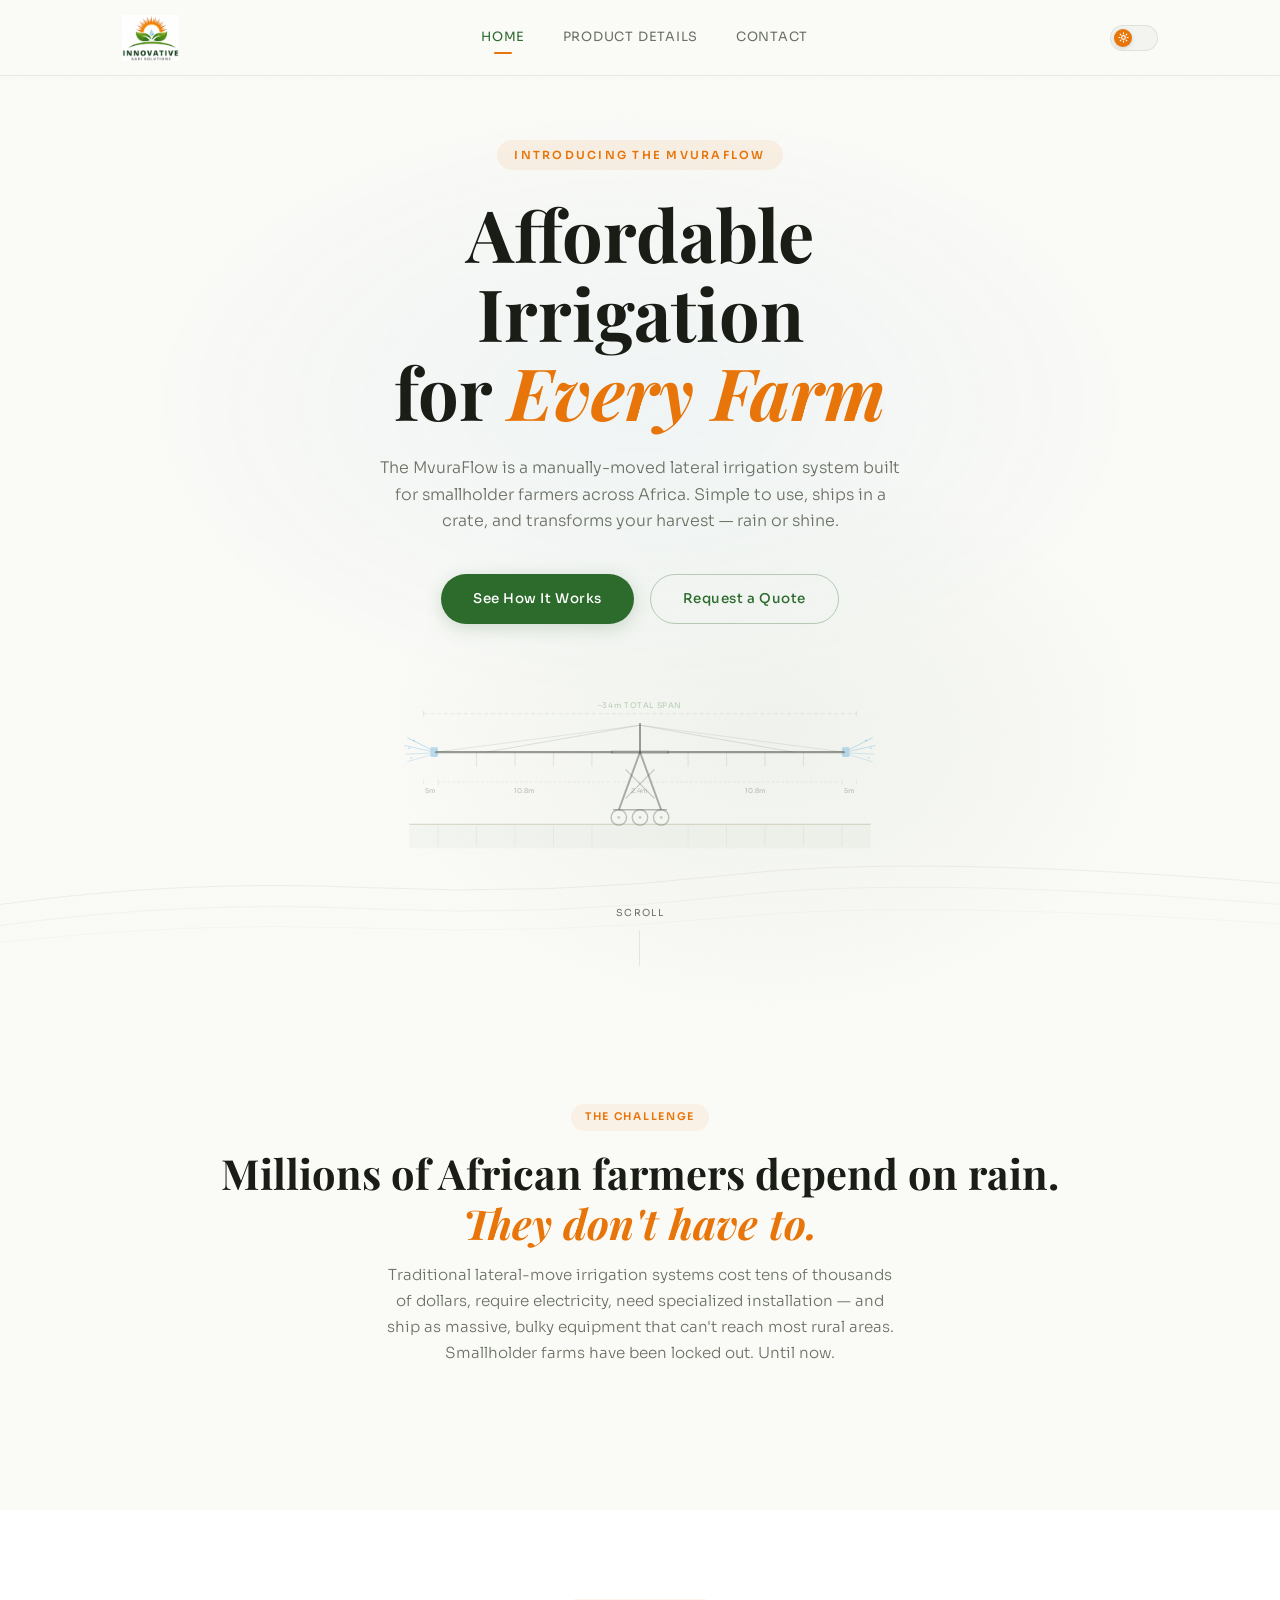
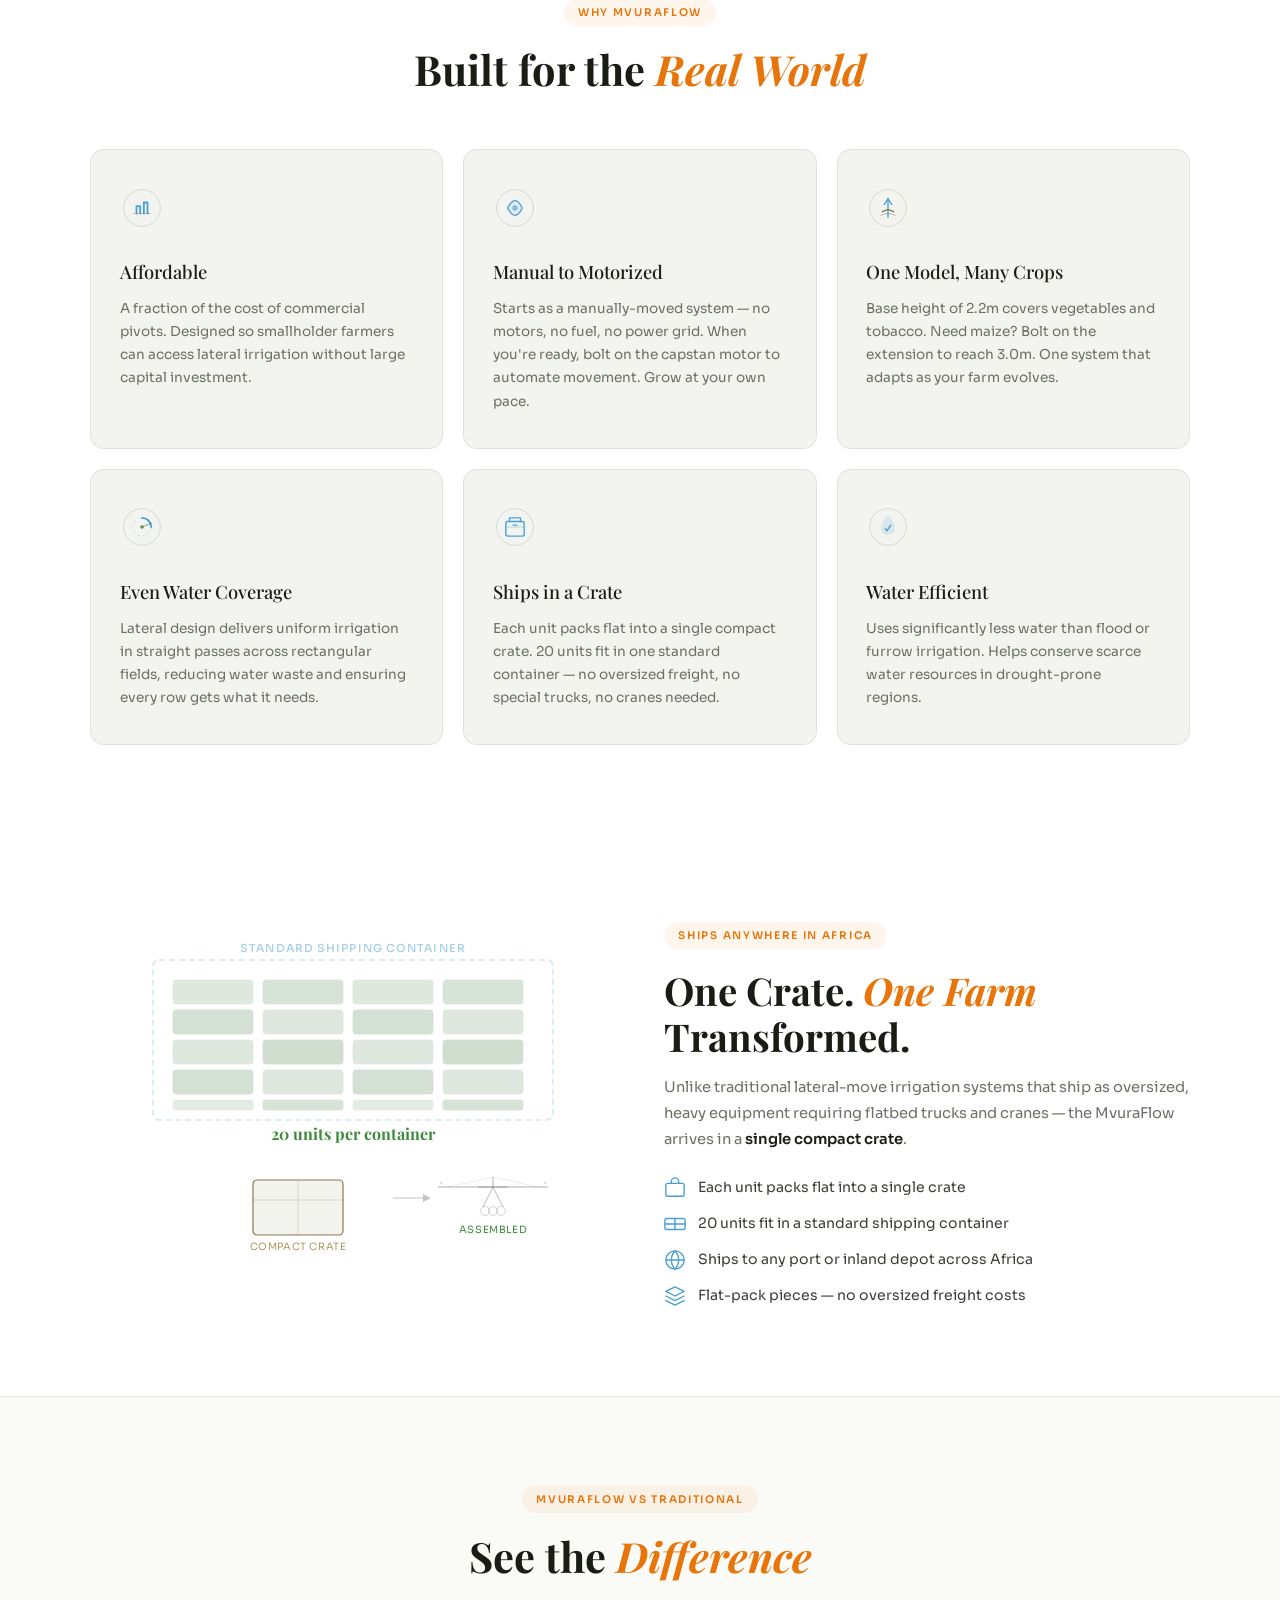
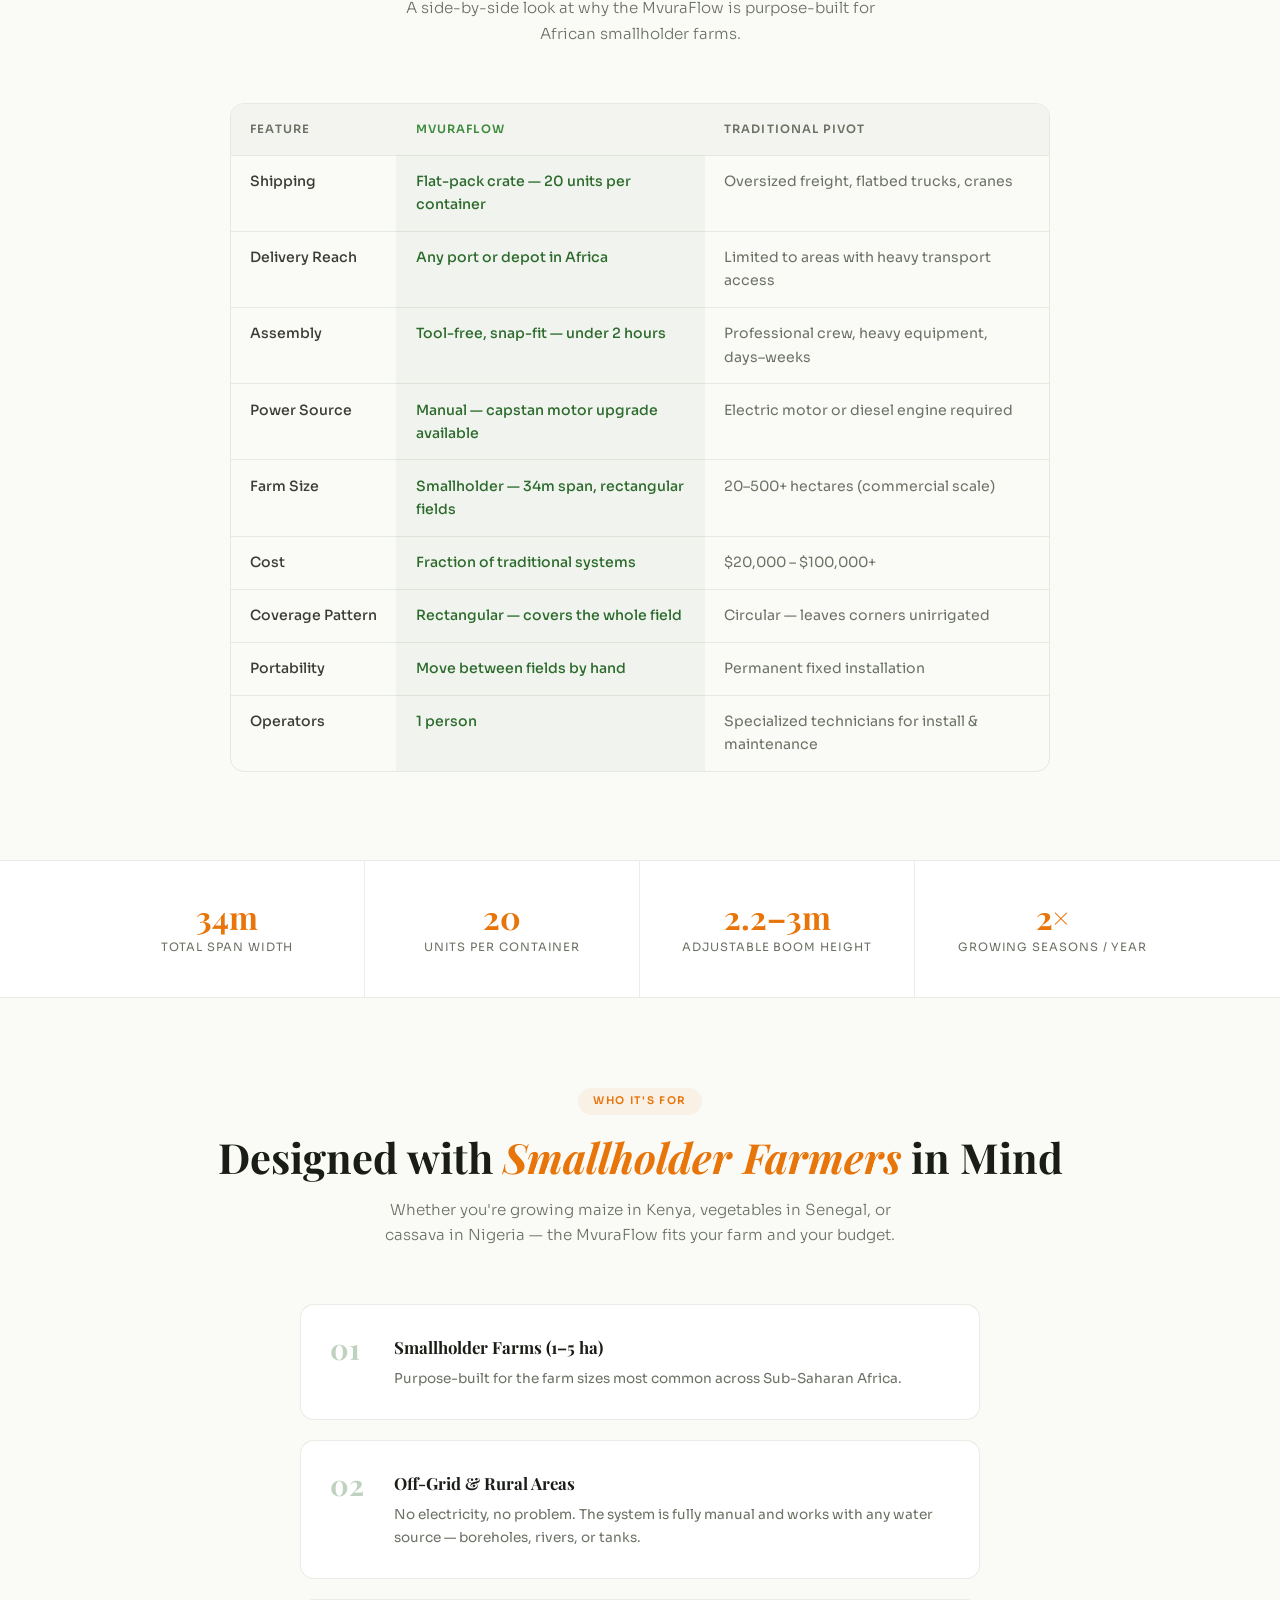
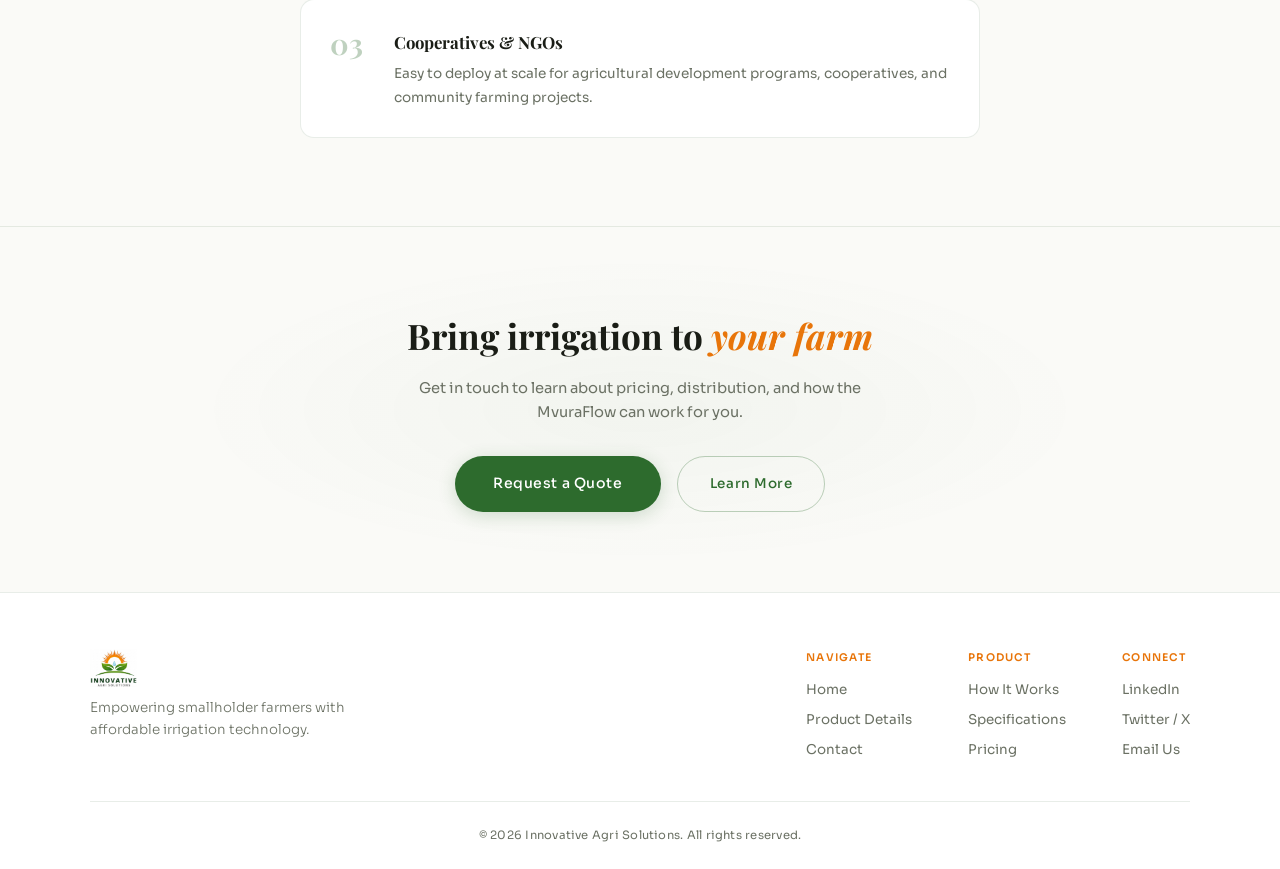
<file: index.html>
<!DOCTYPE html>
<html lang="en">
<head>
  <meta charset="UTF-8" />
  <meta name="viewport" content="width=device-width, initial-scale=1.0" />
  <title>Innovative Agri Solutions — MvuraFlow Lateral Irrigation</title>
  <link rel="stylesheet" href="styles.css" />
  <link rel="preconnect" href="https://fonts.googleapis.com" />
  <link rel="preconnect" href="https://fonts.gstatic.com" crossorigin />
  <link href="https://fonts.googleapis.com/css2?family=Playfair+Display:ital,wght@0,500;0,700;1,500&family=Sora:wght@300;400;500;600;700&display=swap" rel="stylesheet" />
</head>
<body>

  <!-- HEADER -->
  <header class="site-header">
    <div class="header-inner">
      <a href="index.html" class="logo">
        <img src="logo.png" alt="Innovative Agri Solutions" class="logo-img" />
      </a>

      <nav class="main-nav" id="mainNav">
        <a href="index.html" class="nav-link active">Home</a>
        <a href="details.html" class="nav-link">Product Details</a>
        <a href="contact.html" class="nav-link">Contact</a>
      </nav>

      <div class="header-right">
        <button class="theme-toggle" id="themeToggle" aria-label="Toggle dark mode" title="Toggle dark/light mode">
        <div class="theme-toggle-knob">
          <svg class="sun-icon" viewBox="0 0 24 24" fill="none" stroke="#fff" stroke-width="2.5" stroke-linecap="round">
            <circle cx="12" cy="12" r="4"/>
            <path d="M12 2v2M12 20v2M4.93 4.93l1.41 1.41M17.66 17.66l1.41 1.41M2 12h2M20 12h2M4.93 19.07l1.41-1.41M17.66 6.34l1.41-1.41"/>
          </svg>
          <svg class="moon-icon" viewBox="0 0 24 24" fill="none" stroke="#fff" stroke-width="2.5" stroke-linecap="round">
            <path d="M21 12.79A9 9 0 1 1 11.21 3 7 7 0 0 0 21 12.79z"/>
          </svg>
        </div>
      </button>

        <button class="menu-toggle" id="menuToggle" aria-label="Toggle menu">
          <span></span><span></span><span></span>
        </button>
      </div>
    </div>
  </header>

  <main class="page-content">

    <!-- ═══ HERO ═══ -->
    <section class="hero">
      <div class="hero-bg">
        <div class="hero-grain"></div>
        <div class="hero-gradient"></div>
        <!-- Stylized field rows -->
        <div class="hero-field-lines">
          <svg viewBox="0 0 1400 500" preserveAspectRatio="none">
            <path d="M0 370 Q200 340, 400 350 T800 335 T1400 345" stroke="rgba(139,119,74,0.12)" stroke-width="1" fill="none"/>
            <path d="M0 395 Q200 365, 400 375 T800 360 T1400 370" stroke="rgba(139,119,74,0.08)" stroke-width="1" fill="none"/>
            <path d="M0 415 Q200 390, 400 398 T800 385 T1400 393" stroke="rgba(139,119,74,0.05)" stroke-width="1" fill="none"/>
          </svg>
        </div>
      </div>

      <div class="hero-content">
        <span class="hero-eyebrow">Introducing the MvuraFlow</span>
        <h1 class="hero-title">Affordable Irrigation<br/>for <em>Every Farm</em></h1>
        <p class="hero-subtitle">The MvuraFlow is a manually-moved lateral irrigation system built for smallholder farmers across Africa. Simple to use, ships in a crate, and transforms your harvest — rain or shine.</p>
        <div class="hero-actions">
          <a href="details.html" class="btn btn-primary">See How It Works</a>
          <a href="contact.html" class="btn btn-outline">Request a Quote</a>
        </div>
      </div>

      <!-- MvuraFlow illustration — single A-frame unit, 3 wheels, 2 booms, 2 impact sprinklers -->
      <div class="hero-pivot-visual">
        <svg viewBox="0 0 520 210" fill="none" class="pivot-illustration">
          <!-- Ground -->
          <path d="M20 175 L500 175" stroke="var(--color-earth)" stroke-width="1.2" opacity="0.3"/>
          <rect x="20" y="175" width="480" height="25" rx="2" fill="var(--color-accent)" opacity="0.03"/>
          <!-- Crop rows -->
          <g opacity="0.08"><line x1="50" y1="177" x2="50" y2="198" stroke="var(--color-accent)" stroke-width="0.8"/><line x1="90" y1="177" x2="90" y2="198" stroke="var(--color-accent)" stroke-width="0.8"/><line x1="130" y1="177" x2="130" y2="198" stroke="var(--color-accent)" stroke-width="0.8"/><line x1="170" y1="177" x2="170" y2="198" stroke="var(--color-accent)" stroke-width="0.8"/><line x1="210" y1="177" x2="210" y2="198" stroke="var(--color-accent)" stroke-width="0.8"/><line x1="310" y1="177" x2="310" y2="198" stroke="var(--color-accent)" stroke-width="0.8"/><line x1="350" y1="177" x2="350" y2="198" stroke="var(--color-accent)" stroke-width="0.8"/><line x1="390" y1="177" x2="390" y2="198" stroke="var(--color-accent)" stroke-width="0.8"/><line x1="430" y1="177" x2="430" y2="198" stroke="var(--color-accent)" stroke-width="0.8"/><line x1="470" y1="177" x2="470" y2="198" stroke="var(--color-accent)" stroke-width="0.8"/></g>

          <!-- LEFT BOOM (10.8m) -->
          <line x1="48" y1="100" x2="230" y2="100" stroke="var(--color-text)" stroke-width="2.5" stroke-linecap="round" opacity="0.5"/>
          <!-- Guy wires left -->
          <line x1="260" y1="72" x2="100" y2="100" stroke="var(--color-text)" stroke-width="0.7" opacity="0.2"/>
          <line x1="260" y1="72" x2="48" y2="100" stroke="var(--color-text)" stroke-width="0.7" opacity="0.15"/>
          <!-- Droppers left -->
          <line x1="90" y1="100" x2="90" y2="115" stroke="var(--color-muted)" stroke-width="0.8" opacity="0.2"/><line x1="130" y1="100" x2="130" y2="115" stroke="var(--color-muted)" stroke-width="0.8" opacity="0.2"/><line x1="170" y1="100" x2="170" y2="115" stroke="var(--color-muted)" stroke-width="0.8" opacity="0.2"/><line x1="210" y1="100" x2="210" y2="115" stroke="var(--color-muted)" stroke-width="0.8" opacity="0.2"/>

          <!-- RIGHT BOOM (10.8m) -->
          <line x1="290" y1="100" x2="472" y2="100" stroke="var(--color-text)" stroke-width="2.5" stroke-linecap="round" opacity="0.5"/>
          <!-- Guy wires right -->
          <line x1="260" y1="72" x2="420" y2="100" stroke="var(--color-text)" stroke-width="0.7" opacity="0.2"/>
          <line x1="260" y1="72" x2="472" y2="100" stroke="var(--color-text)" stroke-width="0.7" opacity="0.15"/>
          <!-- Droppers right -->
          <line x1="310" y1="100" x2="310" y2="115" stroke="var(--color-muted)" stroke-width="0.8" opacity="0.2"/><line x1="350" y1="100" x2="350" y2="115" stroke="var(--color-muted)" stroke-width="0.8" opacity="0.2"/><line x1="390" y1="100" x2="390" y2="115" stroke="var(--color-muted)" stroke-width="0.8" opacity="0.2"/><line x1="430" y1="100" x2="430" y2="115" stroke="var(--color-muted)" stroke-width="0.8" opacity="0.2"/>

          <!-- CENTER A-FRAME (2.4m) -->
          <line x1="230" y1="100" x2="290" y2="100" stroke="var(--color-text)" stroke-width="3" opacity="0.5"/>
          <line x1="260" y1="100" x2="260" y2="70" stroke="var(--color-text)" stroke-width="2" opacity="0.5"/>
          <!-- A-frame legs -->
          <line x1="260" y1="100" x2="238" y2="160" stroke="var(--color-text)" stroke-width="2" opacity="0.4"/>
          <line x1="260" y1="100" x2="282" y2="160" stroke="var(--color-text)" stroke-width="2" opacity="0.4"/>
          <!-- Cross brace X -->
          <line x1="245" y1="118" x2="275" y2="148" stroke="var(--color-text)" stroke-width="1.2" opacity="0.25"/>
          <line x1="275" y1="118" x2="245" y2="148" stroke="var(--color-text)" stroke-width="1.2" opacity="0.25"/>
          <!-- Axle -->
          <line x1="232" y1="160" x2="288" y2="160" stroke="var(--color-text)" stroke-width="1.5" opacity="0.35"/>
          <!-- 3 Wheels -->
          <circle cx="238" cy="168" r="8" stroke="var(--color-muted)" stroke-width="1.5" fill="none" opacity="0.4"/><circle cx="238" cy="168" r="1.5" fill="var(--color-muted)" opacity="0.3"/>
          <circle cx="260" cy="168" r="8" stroke="var(--color-muted)" stroke-width="1.5" fill="none" opacity="0.4"/><circle cx="260" cy="168" r="1.5" fill="var(--color-muted)" opacity="0.3"/>
          <circle cx="282" cy="168" r="8" stroke="var(--color-muted)" stroke-width="1.5" fill="none" opacity="0.4"/><circle cx="282" cy="168" r="1.5" fill="var(--color-muted)" opacity="0.3"/>

          <!-- LEFT IMPACT SPRINKLER -->
          <rect x="42" y="95" width="8" height="10" rx="1.5" fill="var(--color-water)" opacity="0.35"/>
          <g class="spray-group"><line x1="42" y1="97" x2="18" y2="85" stroke="var(--color-water)" stroke-width="0.8" opacity="0.4"/><line x1="42" y1="99" x2="15" y2="93" stroke="var(--color-water)" stroke-width="0.8" opacity="0.35"/><line x1="42" y1="101" x2="16" y2="102" stroke="var(--color-water)" stroke-width="0.8" opacity="0.3"/><line x1="42" y1="103" x2="18" y2="110" stroke="var(--color-water)" stroke-width="0.8" opacity="0.25"/><circle cx="25" cy="88" r="1" fill="var(--color-water)" opacity="0.4" class="spray s1"/><circle cx="20" cy="96" r="1" fill="var(--color-water)" opacity="0.3" class="spray s2"/><circle cx="22" cy="106" r="1" fill="var(--color-water)" opacity="0.25" class="spray s3"/></g>

          <!-- RIGHT IMPACT SPRINKLER -->
          <rect x="470" y="95" width="8" height="10" rx="1.5" fill="var(--color-water)" opacity="0.35"/>
          <g class="spray-group"><line x1="478" y1="97" x2="502" y2="85" stroke="var(--color-water)" stroke-width="0.8" opacity="0.4"/><line x1="478" y1="99" x2="505" y2="93" stroke="var(--color-water)" stroke-width="0.8" opacity="0.35"/><line x1="478" y1="101" x2="504" y2="102" stroke="var(--color-water)" stroke-width="0.8" opacity="0.3"/><line x1="478" y1="103" x2="502" y2="110" stroke="var(--color-water)" stroke-width="0.8" opacity="0.25"/><circle cx="495" cy="88" r="1" fill="var(--color-water)" opacity="0.4" class="spray s5"/><circle cx="500" cy="96" r="1" fill="var(--color-water)" opacity="0.3" class="spray s6"/><circle cx="498" cy="106" r="1" fill="var(--color-water)" opacity="0.25" class="spray s7"/></g>

          <!-- DIMENSION LABELS -->
          <g font-size="7" font-family="var(--font-body)" fill="var(--color-muted)" opacity="0.45">
            <text x="42" y="143" text-anchor="middle">5m</text>
            <text x="140" y="143" text-anchor="middle">10.8m</text>
            <text x="260" y="143" text-anchor="middle">2.4m</text>
            <text x="380" y="143" text-anchor="middle">10.8m</text>
            <text x="478" y="143" text-anchor="middle">5m</text>
          </g>
          <!-- Dimension ticks -->
          <g stroke="var(--color-muted)" stroke-width="0.5" opacity="0.2"><line x1="35" y1="128" x2="35" y2="134"/><line x1="50" y1="128" x2="50" y2="134"/><line x1="50" y1="131" x2="228" y2="131" stroke-dasharray="3 2"/><line x1="232" y1="131" x2="288" y2="131" stroke-dasharray="3 2"/><line x1="292" y1="131" x2="468" y2="131" stroke-dasharray="3 2"/><line x1="470" y1="128" x2="470" y2="134"/><line x1="485" y1="128" x2="485" y2="134"/></g>

          <!-- Total span -->
          <line x1="35" y1="60" x2="485" y2="60" stroke="var(--color-accent)" stroke-width="0.7" opacity="0.15" stroke-dasharray="4 3"/>
          <line x1="35" y1="57" x2="35" y2="63" stroke="var(--color-accent)" stroke-width="0.7" opacity="0.15"/>
          <line x1="485" y1="57" x2="485" y2="63" stroke="var(--color-accent)" stroke-width="0.7" opacity="0.15"/>
          <text x="260" y="54" text-anchor="middle" fill="var(--color-accent)" font-size="8" font-family="var(--font-body)" letter-spacing="0.08em" opacity="0.3">~34m TOTAL SPAN</text>
        </svg>
      </div>

      <div class="hero-scroll-hint">
        <span>Scroll</span>
        <div class="scroll-line"></div>
      </div>
    </section>

    <!-- ═══ PROBLEM / SOLUTION ═══ -->
    <section class="section problem-section">
      <div class="section-inner">
        <div class="section-header">
          <span class="section-tag">The Challenge</span>
          <h2>Millions of African farmers depend on rain.<br/><em>They don't have to.</em></h2>
          <p>Traditional lateral-move irrigation systems cost tens of thousands of dollars, require electricity, need specialized installation — and ship as massive, bulky equipment that can't reach most rural areas. Smallholder farms have been locked out. Until now.</p>
        </div>
      </div>
    </section>

    <!-- ═══ KEY BENEFITS ═══ -->
    <section class="section benefits-section">
      <div class="section-inner">
        <div class="section-header">
          <span class="section-tag">Why MvuraFlow</span>
          <h2>Built for the <em>Real World</em></h2>
        </div>
        <div class="benefits-grid">

          <div class="benefit-card">
            <div class="benefit-icon">
              <svg viewBox="0 0 48 48" width="44" height="44" fill="none">
                <circle cx="24" cy="24" r="20" stroke="var(--color-accent)" stroke-width="1" opacity="0.2"/>
                <path d="M18 30 L18 22 L22 22 L22 30" stroke="var(--color-water)" stroke-width="2" stroke-linecap="round" stroke-linejoin="round"/>
                <path d="M26 30 L26 18 L30 18 L30 30" stroke="var(--color-water)" stroke-width="2" stroke-linecap="round" stroke-linejoin="round"/>
                <line x1="14" y1="30" x2="34" y2="30" stroke="var(--color-muted)" stroke-width="1" opacity="0.4"/>
              </svg>
            </div>
            <h3>Affordable</h3>
            <p>A fraction of the cost of commercial pivots. Designed so smallholder farmers can access lateral irrigation without large capital investment.</p>
          </div>

          <div class="benefit-card">
            <div class="benefit-icon">
              <svg viewBox="0 0 48 48" width="44" height="44" fill="none">
                <circle cx="24" cy="24" r="20" stroke="var(--color-accent)" stroke-width="1" opacity="0.2"/>
                <path d="M16 24 C16 24, 20 16, 24 16 C28 16, 32 24, 32 24 C32 24, 28 32, 24 32 C20 32, 16 24, 16 24Z" stroke="var(--color-water)" stroke-width="1.5" fill="var(--color-water)" fill-opacity="0.1"/>
                <circle cx="24" cy="24" r="3" fill="var(--color-water)" opacity="0.6"/>
              </svg>
            </div>
            <h3>Manual to Motorized</h3>
            <p>Starts as a manually-moved system — no motors, no fuel, no power grid. When you're ready, bolt on the capstan motor to automate movement. Grow at your own pace.</p>
          </div>

          <div class="benefit-card">
            <div class="benefit-icon">
              <svg viewBox="0 0 48 48" width="44" height="44" fill="none">
                <circle cx="24" cy="24" r="20" stroke="var(--color-accent)" stroke-width="1" opacity="0.2"/>
                <path d="M24 14 L24 34" stroke="var(--color-water)" stroke-width="1.5" stroke-linecap="round"/>
                <path d="M24 14 L20 20" stroke="var(--color-water)" stroke-width="1.5" stroke-linecap="round"/>
                <path d="M24 14 L28 20" stroke="var(--color-water)" stroke-width="1.5" stroke-linecap="round"/>
                <path d="M18 28 Q24 24, 30 28" stroke="var(--color-earth)" stroke-width="1.5" fill="none" stroke-linecap="round"/>
                <path d="M16 32 Q24 28, 32 32" stroke="var(--color-earth)" stroke-width="1" fill="none" opacity="0.5" stroke-linecap="round"/>
              </svg>
            </div>
            <h3>One Model, Many Crops</h3>
            <p>Base height of 2.2m covers vegetables and tobacco. Need maize? Bolt on the extension to reach 3.0m. One system that adapts as your farm evolves.</p>
          </div>

          <div class="benefit-card">
            <div class="benefit-icon">
              <svg viewBox="0 0 48 48" width="44" height="44" fill="none">
                <circle cx="24" cy="24" r="20" stroke="var(--color-accent)" stroke-width="1" opacity="0.2"/>
                <circle cx="24" cy="24" r="10" stroke="var(--color-water)" stroke-width="1" opacity="0.25" stroke-dasharray="3 3"/>
                <path d="M24 14 A10 10 0 0 1 34 24" stroke="var(--color-water)" stroke-width="2" stroke-linecap="round"/>
                <circle cx="24" cy="24" r="2" fill="var(--color-accent)" opacity="0.7"/>
                <line x1="24" y1="24" x2="34" y2="20" stroke="var(--color-accent)" stroke-width="1.2" stroke-linecap="round" opacity="0.5"/>
              </svg>
            </div>
            <h3>Even Water Coverage</h3>
            <p>Lateral design delivers uniform irrigation in straight passes across rectangular fields, reducing water waste and ensuring every row gets what it needs.</p>
          </div>

          <div class="benefit-card">
            <div class="benefit-icon">
              <svg viewBox="0 0 48 48" width="44" height="44" fill="none">
                <circle cx="24" cy="24" r="20" stroke="var(--color-accent)" stroke-width="1" opacity="0.2"/>
                <rect x="14" y="18" width="20" height="16" rx="2" stroke="var(--color-water)" stroke-width="1.5" fill="none"/>
                <line x1="14" y1="24" x2="34" y2="24" stroke="var(--color-water)" stroke-width="1" opacity="0.4"/>
                <path d="M18 18 L18 14 L30 14 L30 18" stroke="var(--color-water)" stroke-width="1.5" fill="none" stroke-linecap="round" stroke-linejoin="round"/>
                <line x1="22" y1="22" x2="26" y2="22" stroke="var(--color-water)" stroke-width="1.5" stroke-linecap="round"/>
              </svg>
            </div>
            <h3>Ships in a Crate</h3>
            <p>Each unit packs flat into a single compact crate. 20 units fit in one standard container — no oversized freight, no special trucks, no cranes needed.</p>
          </div>

          <div class="benefit-card">
            <div class="benefit-icon">
              <svg viewBox="0 0 48 48" width="44" height="44" fill="none">
                <circle cx="24" cy="24" r="20" stroke="var(--color-accent)" stroke-width="1" opacity="0.2"/>
                <path d="M24 12 C24 12, 17 20, 17 25 C17 29, 20 32, 24 32 C28 32, 31 29, 31 25 C31 20, 24 12, 24 12Z" fill="var(--color-water)" opacity="0.15" stroke="var(--color-water)" stroke-width="1.5"/>
                <path d="M21 26 L23 28 L27 22" stroke="var(--color-water)" stroke-width="1.5" stroke-linecap="round" stroke-linejoin="round"/>
              </svg>
            </div>
            <h3>Water Efficient</h3>
            <p>Uses significantly less water than flood or furrow irrigation. Helps conserve scarce water resources in drought-prone regions.</p>
          </div>

        </div>
      </div>
    </section>

    <!-- ═══ SHIPPING & PACKAGING — KEY DIFFERENTIATOR ═══ -->
    <section class="section shipping-section">
      <div class="section-inner">
        <div class="shipping-layout">

          <!-- Visual: Crate + Container -->
          <div class="shipping-visual">
            <svg viewBox="0 0 440 360" fill="none" class="crate-illustration">
              <!-- Container outline -->
              <rect x="20" y="30" width="400" height="160" rx="6" stroke="var(--color-water)" stroke-width="1.5" opacity="0.25" stroke-dasharray="6 4"/>
              <text x="220" y="22" text-anchor="middle" fill="var(--color-water)" font-size="11" font-family="var(--font-body)" font-weight="500" letter-spacing="0.1em" opacity="0.5">STANDARD SHIPPING CONTAINER</text>

              <!-- Crate grid: 4 columns × 5 rows = 20 units -->
              <g>
                <!-- Row 1 -->
                <rect x="40"  y="50" width="80" height="24" rx="3" fill="var(--color-accent)" opacity="0.15" stroke="var(--color-accent)" stroke-width="0.8" opacity="0.3"/>
                <rect x="130" y="50" width="80" height="24" rx="3" fill="var(--color-accent)" opacity="0.18" stroke="var(--color-accent)" stroke-width="0.8" opacity="0.3"/>
                <rect x="220" y="50" width="80" height="24" rx="3" fill="var(--color-accent)" opacity="0.15" stroke="var(--color-accent)" stroke-width="0.8" opacity="0.3"/>
                <rect x="310" y="50" width="80" height="24" rx="3" fill="var(--color-accent)" opacity="0.18" stroke="var(--color-accent)" stroke-width="0.8" opacity="0.3"/>
                <!-- Row 2 -->
                <rect x="40"  y="80" width="80" height="24" rx="3" fill="var(--color-accent)" opacity="0.2" stroke="var(--color-accent)" stroke-width="0.8" opacity="0.3"/>
                <rect x="130" y="80" width="80" height="24" rx="3" fill="var(--color-accent)" opacity="0.15" stroke="var(--color-accent)" stroke-width="0.8" opacity="0.3"/>
                <rect x="220" y="80" width="80" height="24" rx="3" fill="var(--color-accent)" opacity="0.2" stroke="var(--color-accent)" stroke-width="0.8" opacity="0.3"/>
                <rect x="310" y="80" width="80" height="24" rx="3" fill="var(--color-accent)" opacity="0.15" stroke="var(--color-accent)" stroke-width="0.8" opacity="0.3"/>
                <!-- Row 3 -->
                <rect x="40"  y="110" width="80" height="24" rx="3" fill="var(--color-accent)" opacity="0.15" stroke="var(--color-accent)" stroke-width="0.8" opacity="0.3"/>
                <rect x="130" y="110" width="80" height="24" rx="3" fill="var(--color-accent)" opacity="0.22" stroke="var(--color-accent)" stroke-width="0.8" opacity="0.3"/>
                <rect x="220" y="110" width="80" height="24" rx="3" fill="var(--color-accent)" opacity="0.15" stroke="var(--color-accent)" stroke-width="0.8" opacity="0.3"/>
                <rect x="310" y="110" width="80" height="24" rx="3" fill="var(--color-accent)" opacity="0.22" stroke="var(--color-accent)" stroke-width="0.8" opacity="0.3"/>
                <!-- Row 4 -->
                <rect x="40"  y="140" width="80" height="24" rx="3" fill="var(--color-accent)" opacity="0.2" stroke="var(--color-accent)" stroke-width="0.8" opacity="0.3"/>
                <rect x="130" y="140" width="80" height="24" rx="3" fill="var(--color-accent)" opacity="0.15" stroke="var(--color-accent)" stroke-width="0.8" opacity="0.3"/>
                <rect x="220" y="140" width="80" height="24" rx="3" fill="var(--color-accent)" opacity="0.2" stroke="var(--color-accent)" stroke-width="0.8" opacity="0.3"/>
                <rect x="310" y="140" width="80" height="24" rx="3" fill="var(--color-accent)" opacity="0.15" stroke="var(--color-accent)" stroke-width="0.8" opacity="0.3"/>
                <!-- Row 5 -->
                <rect x="40"  y="170" width="80" height="10" rx="2" fill="var(--color-accent)" opacity="0.12" stroke="var(--color-accent)" stroke-width="0.8" opacity="0.2"/>
                <rect x="130" y="170" width="80" height="10" rx="2" fill="var(--color-accent)" opacity="0.18" stroke="var(--color-accent)" stroke-width="0.8" opacity="0.2"/>
                <rect x="220" y="170" width="80" height="10" rx="2" fill="var(--color-accent)" opacity="0.12" stroke="var(--color-accent)" stroke-width="0.8" opacity="0.2"/>
                <rect x="310" y="170" width="80" height="10" rx="2" fill="var(--color-accent)" opacity="0.18" stroke="var(--color-accent)" stroke-width="0.8" opacity="0.2"/>
              </g>

              <!-- Callout: "20 units" -->
              <text x="220" y="210" text-anchor="middle" fill="var(--color-accent-light)" font-size="16" font-family="var(--font-display)" font-weight="700">20 units per container</text>

              <!-- Single crate detail below -->
              <g transform="translate(120, 240)">
                <!-- Crate 3D-ish -->
                <rect x="0" y="10" width="90" height="55" rx="4" fill="var(--color-surface-alt)" stroke="var(--color-earth)" stroke-width="1.2"/>
                <line x1="0" y1="30" x2="90" y2="30" stroke="var(--color-earth)" stroke-width="0.8" opacity="0.3"/>
                <line x1="45" y1="10" x2="45" y2="65" stroke="var(--color-earth)" stroke-width="0.8" opacity="0.3"/>
                <text x="45" y="80" text-anchor="middle" fill="var(--color-earth-light)" font-size="10" font-family="var(--font-body)" letter-spacing="0.06em">COMPACT CRATE</text>
              </g>

              <!-- Arrow -->
              <line x1="260" y1="268" x2="290" y2="268" stroke="var(--color-muted)" stroke-width="1" opacity="0.4"/>
              <polygon points="290,264 298,268 290,272" fill="var(--color-muted)" opacity="0.4"/>

              <!-- Assembled MvuraFlow mini -->
              <g transform="translate(305, 235)">
                <!-- Left boom -->
                <line x1="0" y1="22" x2="40" y2="22" stroke="var(--color-text)" stroke-width="1.2" opacity="0.4"/>
                <!-- Right boom -->
                <line x1="70" y1="22" x2="110" y2="22" stroke="var(--color-text)" stroke-width="1.2" opacity="0.4"/>
                <!-- Center section -->
                <line x1="40" y1="22" x2="70" y2="22" stroke="var(--color-text)" stroke-width="1.5" opacity="0.45"/>
                <!-- Mast -->
                <line x1="55" y1="22" x2="55" y2="12" stroke="var(--color-text)" stroke-width="1" opacity="0.4"/>
                <!-- Guy wires -->
                <line x1="55" y1="12" x2="10" y2="22" stroke="var(--color-text)" stroke-width="0.5" opacity="0.2"/>
                <line x1="55" y1="12" x2="100" y2="22" stroke="var(--color-text)" stroke-width="0.5" opacity="0.2"/>
                <!-- A-frame legs -->
                <line x1="55" y1="22" x2="45" y2="42" stroke="var(--color-text)" stroke-width="1" opacity="0.35"/>
                <line x1="55" y1="22" x2="65" y2="42" stroke="var(--color-text)" stroke-width="1" opacity="0.35"/>
                <!-- 3 Wheels -->
                <circle cx="47" cy="46" r="4.5" stroke="var(--color-muted)" stroke-width="0.8" fill="none" opacity="0.35"/>
                <circle cx="55" cy="46" r="4.5" stroke="var(--color-muted)" stroke-width="0.8" fill="none" opacity="0.35"/>
                <circle cx="63" cy="46" r="4.5" stroke="var(--color-muted)" stroke-width="0.8" fill="none" opacity="0.35"/>
                <!-- Sprinkler spray hints -->
                <circle cx="3" cy="18" r="1" fill="var(--color-water)" opacity="0.4"/>
                <circle cx="107" cy="18" r="1" fill="var(--color-water)" opacity="0.4"/>
                <text x="55" y="68" text-anchor="middle" fill="var(--color-accent-light)" font-size="10" font-family="var(--font-body)" letter-spacing="0.06em">ASSEMBLED</text>
              </g>
            </svg>
          </div>

          <!-- Copy -->
          <div class="shipping-content">
            <span class="section-tag">Ships Anywhere in Africa</span>
            <h2>One Crate. <em>One Farm</em><br/>Transformed.</h2>
            <p class="shipping-lead">Unlike traditional lateral-move irrigation systems that ship as oversized, heavy equipment requiring flatbed trucks and cranes — the MvuraFlow arrives in a <strong>single compact crate</strong>.</p>
            <div class="shipping-features">
              <div class="ship-feature">
                <svg viewBox="0 0 24 24" width="22" height="22" fill="none" stroke="var(--color-water)" stroke-width="1.5" stroke-linecap="round" stroke-linejoin="round">
                  <rect x="2" y="7" width="20" height="14" rx="2"/>
                  <path d="M16 7V5a4 4 0 0 0-8 0v2"/>
                </svg>
                <span>Each unit packs flat into a single crate</span>
              </div>
              <div class="ship-feature">
                <svg viewBox="0 0 24 24" width="22" height="22" fill="none" stroke="var(--color-water)" stroke-width="1.5" stroke-linecap="round" stroke-linejoin="round">
                  <rect x="1" y="6" width="22" height="12" rx="2"/>
                  <line x1="1" y1="12" x2="23" y2="12"/>
                  <line x1="12" y1="6" x2="12" y2="18"/>
                </svg>
                <span>20 units fit in a standard shipping container</span>
              </div>
              <div class="ship-feature">
                <svg viewBox="0 0 24 24" width="22" height="22" fill="none" stroke="var(--color-water)" stroke-width="1.5" stroke-linecap="round" stroke-linejoin="round">
                  <circle cx="12" cy="12" r="10"/>
                  <path d="M2 12h20 M12 2a15.3 15.3 0 0 1 4 10 15.3 15.3 0 0 1-4 10 15.3 15.3 0 0 1-4-10 15.3 15.3 0 0 1 4-10z"/>
                </svg>
                <span>Ships to any port or inland depot across Africa</span>
              </div>
              <div class="ship-feature">
                <svg viewBox="0 0 24 24" width="22" height="22" fill="none" stroke="var(--color-water)" stroke-width="1.5" stroke-linecap="round" stroke-linejoin="round">
                  <path d="M12 2L2 7l10 5 10-5-10-5z"/>
                  <path d="M2 17l10 5 10-5"/>
                  <path d="M2 12l10 5 10-5"/>
                </svg>
                <span>Flat-pack pieces — no oversized freight costs</span>
              </div>
            </div>
          </div>
        </div>
      </div>
    </section>

    <!-- ═══ COMPARISON TABLE ═══ -->
    <section class="section compare-section">
      <div class="section-inner">
        <div class="section-header">
          <span class="section-tag">MvuraFlow vs Traditional</span>
          <h2>See the <em>Difference</em></h2>
          <p>A side-by-side look at why the MvuraFlow is purpose-built for African smallholder farms.</p>
        </div>
        <div class="compare-table-wrap">
          <table class="compare-table">
            <thead>
              <tr>
                <th class="compare-feature">Feature</th>
                <th class="compare-mvura">MvuraFlow</th>
                <th class="compare-traditional">Traditional Pivot</th>
              </tr>
            </thead>
            <tbody>
              <tr>
                <td>Shipping</td>
                <td class="highlight">Flat-pack crate — 20 units per container</td>
                <td>Oversized freight, flatbed trucks, cranes</td>
              </tr>
              <tr>
                <td>Delivery Reach</td>
                <td class="highlight">Any port or depot in Africa</td>
                <td>Limited to areas with heavy transport access</td>
              </tr>
              <tr>
                <td>Assembly</td>
                <td class="highlight">Tool-free, snap-fit — under 2 hours</td>
                <td>Professional crew, heavy equipment, days–weeks</td>
              </tr>
              <tr>
                <td>Power Source</td>
                <td class="highlight">Manual — capstan motor upgrade available</td>
                <td>Electric motor or diesel engine required</td>
              </tr>
              <tr>
                <td>Farm Size</td>
                <td class="highlight">Smallholder — 34m span, rectangular fields</td>
                <td>20–500+ hectares (commercial scale)</td>
              </tr>
              <tr>
                <td>Cost</td>
                <td class="highlight">Fraction of traditional systems</td>
                <td>$20,000 – $100,000+</td>
              </tr>
              <tr>
                <td>Coverage Pattern</td>
                <td class="highlight">Rectangular — covers the whole field</td>
                <td>Circular — leaves corners unirrigated</td>
              </tr>
              <tr>
                <td>Portability</td>
                <td class="highlight">Move between fields by hand</td>
                <td>Permanent fixed installation</td>
              </tr>
              <tr>
                <td>Operators</td>
                <td class="highlight">1 person</td>
                <td>Specialized technicians for install &amp; maintenance</td>
              </tr>
            </tbody>
          </table>
        </div>
      </div>
    </section>

    <!-- ═══ IMPACT STATS ═══ -->
    <section class="stats-strip">
      <div class="stats-inner">
        <div class="stat">
          <span class="stat-number">34m</span>
          <span class="stat-label">Total Span Width</span>
        </div>
        <div class="stat">
          <span class="stat-number">20</span>
          <span class="stat-label">Units Per Container</span>
        </div>
        <div class="stat">
          <span class="stat-number">2.2–3m</span>
          <span class="stat-label">Adjustable Boom Height</span>
        </div>
        <div class="stat">
          <span class="stat-number">2×</span>
          <span class="stat-label">Growing Seasons / Year</span>
        </div>
      </div>
    </section>

    <!-- ═══ WHO IT'S FOR ═══ -->
    <section class="section audience-section">
      <div class="section-inner">
        <div class="section-header">
          <span class="section-tag">Who It's For</span>
          <h2>Designed with <em>Smallholder Farmers</em> in Mind</h2>
          <p>Whether you're growing maize in Kenya, vegetables in Senegal, or cassava in Nigeria — the MvuraFlow fits your farm and your budget.</p>
        </div>
        <div class="audience-features">
          <div class="audience-item">
            <div class="audience-number">01</div>
            <div>
              <h4>Smallholder Farms (1–5 ha)</h4>
              <p>Purpose-built for the farm sizes most common across Sub-Saharan Africa.</p>
            </div>
          </div>
          <div class="audience-item">
            <div class="audience-number">02</div>
            <div>
              <h4>Off-Grid & Rural Areas</h4>
              <p>No electricity, no problem. The system is fully manual and works with any water source — boreholes, rivers, or tanks.</p>
            </div>
          </div>
          <div class="audience-item">
            <div class="audience-number">03</div>
            <div>
              <h4>Cooperatives & NGOs</h4>
              <p>Easy to deploy at scale for agricultural development programs, cooperatives, and community farming projects.</p>
            </div>
          </div>
        </div>
      </div>
    </section>

    <!-- ═══ CTA ═══ -->
    <section class="cta-banner">
      <div class="cta-inner">
        <h2>Bring irrigation to <em>your farm</em></h2>
        <p>Get in touch to learn about pricing, distribution, and how the MvuraFlow can work for you.</p>
        <div class="hero-actions">
          <a href="contact.html" class="btn btn-primary btn-lg">Request a Quote</a>
          <a href="details.html" class="btn btn-outline">Learn More</a>
        </div>
      </div>
    </section>

  </main>

  <!-- FOOTER -->
  <footer class="site-footer">
    <div class="footer-inner">
      <div class="footer-top">
        <div class="footer-brand">
          <a href="index.html" class="logo">
            <img src="logo.png" alt="Innovative Agri Solutions" class="logo-img" style="height:38px" />
          </a>
          <p class="footer-tagline">Empowering smallholder farmers with affordable irrigation technology.</p>
        </div>
        <div class="footer-links">
          <div class="footer-col">
            <h4>Navigate</h4>
            <a href="index.html">Home</a>
            <a href="details.html">Product Details</a>
            <a href="contact.html">Contact</a>
          </div>
          <div class="footer-col">
            <h4>Product</h4>
            <a href="details.html">How It Works</a>
            <a href="details.html">Specifications</a>
            <a href="contact.html">Pricing</a>
          </div>
          <div class="footer-col">
            <h4>Connect</h4>
            <a href="#">LinkedIn</a>
            <a href="#">Twitter / X</a>
            <a href="contact.html">Email Us</a>
          </div>
        </div>
      </div>
      <div class="footer-bottom">
        <span>&copy; 2026 Innovative Agri Solutions. All rights reserved.</span>
      </div>
    </div>
  </footer>

  <script src="script.js"></script>
</body>
</html>
</file>
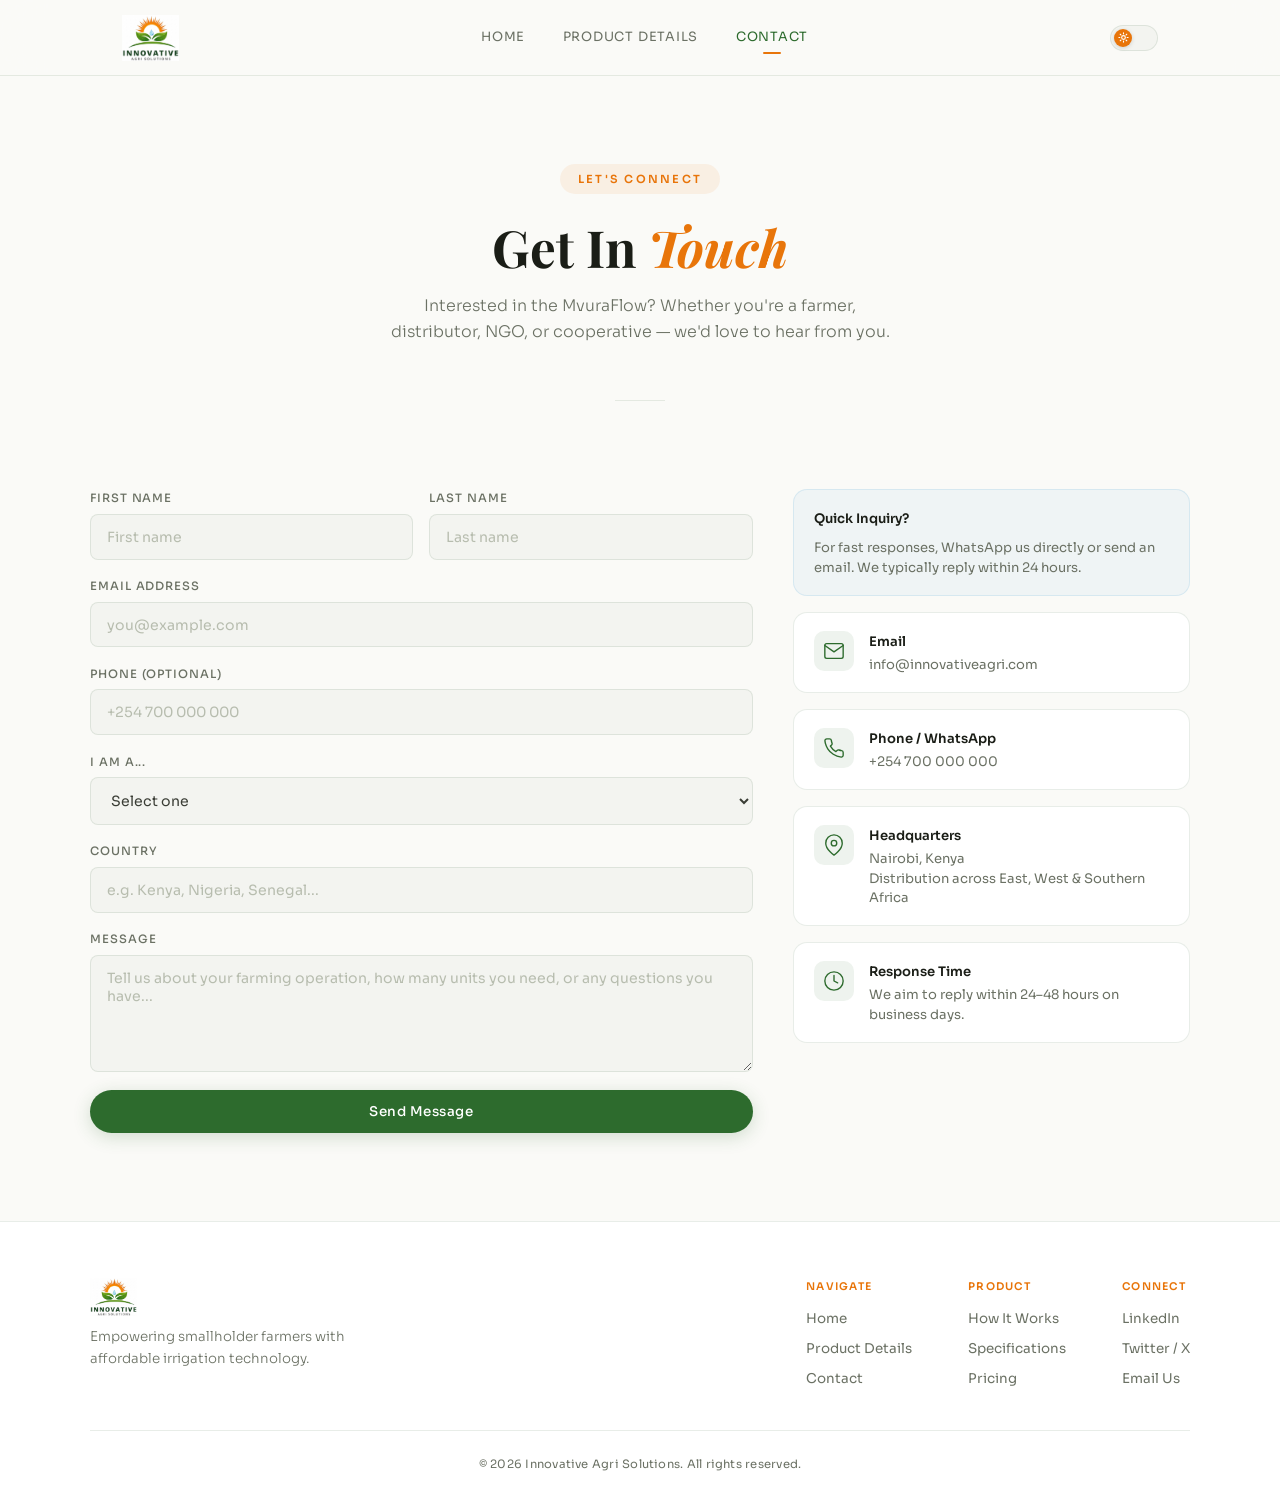
<file: contact.html>
<!DOCTYPE html>
<html lang="en">
<head>
  <meta charset="UTF-8" />
  <meta name="viewport" content="width=device-width, initial-scale=1.0" />
  <title>Contact — Innovative Agri Solutions</title>
  <link rel="stylesheet" href="styles.css" />
  <link rel="preconnect" href="https://fonts.googleapis.com" />
  <link rel="preconnect" href="https://fonts.gstatic.com" crossorigin />
  <link href="https://fonts.googleapis.com/css2?family=Playfair+Display:ital,wght@0,500;0,700;1,500&family=Sora:wght@300;400;500;600;700&display=swap" rel="stylesheet" />
</head>
<body>

  <!-- HEADER -->
  <header class="site-header">
    <div class="header-inner">
      <a href="index.html" class="logo">
        <img src="logo.png" alt="Innovative Agri Solutions" class="logo-img" />
      </a>
      <nav class="main-nav" id="mainNav">
        <a href="index.html" class="nav-link">Home</a>
        <a href="details.html" class="nav-link">Product Details</a>
        <a href="contact.html" class="nav-link active">Contact</a>
      </nav>
      <div class="header-right">
        <button class="theme-toggle" id="themeToggle" aria-label="Toggle dark mode" title="Toggle dark/light mode">
        <div class="theme-toggle-knob">
          <svg class="sun-icon" viewBox="0 0 24 24" fill="none" stroke="#fff" stroke-width="2.5" stroke-linecap="round">
            <circle cx="12" cy="12" r="4"/>
            <path d="M12 2v2M12 20v2M4.93 4.93l1.41 1.41M17.66 17.66l1.41 1.41M2 12h2M20 12h2M4.93 19.07l1.41-1.41M17.66 6.34l1.41-1.41"/>
          </svg>
          <svg class="moon-icon" viewBox="0 0 24 24" fill="none" stroke="#fff" stroke-width="2.5" stroke-linecap="round">
            <path d="M21 12.79A9 9 0 1 1 11.21 3 7 7 0 0 0 21 12.79z"/>
          </svg>
        </div>
      </button>

        <button class="menu-toggle" id="menuToggle" aria-label="Toggle menu">
          <span></span><span></span><span></span>
        </button>
      </div>
    </div>
  </header>

  <main class="page-content">

    <!-- PAGE HERO -->
    <section class="page-hero">
      <span class="hero-eyebrow">Let's Connect</span>
      <h1 class="hero-title">Get In <em>Touch</em></h1>
      <p class="hero-subtitle">Interested in the MvuraFlow? Whether you're a farmer, distributor, NGO, or cooperative — we'd love to hear from you.</p>
    </section>

    <!-- CONTACT SECTION -->
    <section class="section contact-section">
      <div class="section-inner">
        <div class="contact-grid">

          <!-- FORM -->
          <div class="contact-form-wrap">
            <form class="contact-form" id="contactForm">
              <div class="form-row">
                <div class="form-group">
                  <label for="firstName">First Name</label>
                  <input type="text" id="firstName" name="firstName" placeholder="First name" required />
                </div>
                <div class="form-group">
                  <label for="lastName">Last Name</label>
                  <input type="text" id="lastName" name="lastName" placeholder="Last name" required />
                </div>
              </div>

              <div class="form-group">
                <label for="email">Email Address</label>
                <input type="email" id="email" name="email" placeholder="you@example.com" required />
              </div>

              <div class="form-group">
                <label for="phone">Phone (optional)</label>
                <input type="tel" id="phone" name="phone" placeholder="+254 700 000 000" />
              </div>

              <div class="form-group">
                <label for="type">I am a...</label>
                <select id="type" name="type">
                  <option value="" disabled selected>Select one</option>
                  <option>Smallholder Farmer</option>
                  <option>Commercial Farmer</option>
                  <option>Cooperative / Farmer Group</option>
                  <option>NGO / Development Organization</option>
                  <option>Government / Ministry</option>
                  <option>Distributor / Reseller</option>
                  <option>Other</option>
                </select>
              </div>

              <div class="form-group">
                <label for="country">Country</label>
                <input type="text" id="country" name="country" placeholder="e.g. Kenya, Nigeria, Senegal..." />
              </div>

              <div class="form-group">
                <label for="message">Message</label>
                <textarea id="message" name="message" rows="5" placeholder="Tell us about your farming operation, how many units you need, or any questions you have..." required></textarea>
              </div>

              <button type="submit" class="btn btn-primary btn-full">Send Message</button>
            </form>

            <div class="form-success" id="formSuccess">
              <svg viewBox="0 0 48 48" width="48" height="48" fill="none">
                <circle cx="24" cy="24" r="22" stroke="var(--color-accent)" stroke-width="2"/>
                <path d="M14 24 L21 31 L34 18" stroke="var(--color-accent)" stroke-width="2.5" stroke-linecap="round" stroke-linejoin="round"/>
              </svg>
              <h3>Message Sent!</h3>
              <p>Thank you for your interest in the MvuraFlow. Our team will respond within 48 hours.</p>
            </div>
          </div>

          <!-- INFO SIDEBAR -->
          <div class="contact-info">
            <div class="info-card highlight-card">
              <h4>Quick Inquiry?</h4>
              <p>For fast responses, WhatsApp us directly or send an email. We typically reply within 24 hours.</p>
            </div>

            <div class="info-card">
              <div class="info-icon">
                <svg viewBox="0 0 24 24" width="22" height="22" fill="none" stroke="var(--color-accent)" stroke-width="1.5" stroke-linecap="round" stroke-linejoin="round">
                  <path d="M4 4h16c1.1 0 2 .9 2 2v12c0 1.1-.9 2-2 2H4c-1.1 0-2-.9-2-2V6c0-1.1.9-2 2-2z"/>
                  <polyline points="22,6 12,13 2,6"/>
                </svg>
              </div>
              <div>
                <h4>Email</h4>
                <p>info@innovativeagri.com</p>
              </div>
            </div>

            <div class="info-card">
              <div class="info-icon">
                <svg viewBox="0 0 24 24" width="22" height="22" fill="none" stroke="var(--color-accent)" stroke-width="1.5" stroke-linecap="round" stroke-linejoin="round">
                  <path d="M22 16.92v3a2 2 0 0 1-2.18 2 19.79 19.79 0 0 1-8.63-3.07 19.5 19.5 0 0 1-6-6 19.79 19.79 0 0 1-3.07-8.67A2 2 0 0 1 4.11 2h3a2 2 0 0 1 2 1.72c.127.96.362 1.903.7 2.81a2 2 0 0 1-.45 2.11L8.09 9.91a16 16 0 0 0 6 6l1.27-1.27a2 2 0 0 1 2.11-.45c.907.338 1.85.573 2.81.7A2 2 0 0 1 22 16.92z"/>
                </svg>
              </div>
              <div>
                <h4>Phone / WhatsApp</h4>
                <p>+254 700 000 000</p>
              </div>
            </div>

            <div class="info-card">
              <div class="info-icon">
                <svg viewBox="0 0 24 24" width="22" height="22" fill="none" stroke="var(--color-accent)" stroke-width="1.5" stroke-linecap="round" stroke-linejoin="round">
                  <path d="M21 10c0 7-9 13-9 13s-9-6-9-13a9 9 0 0 1 18 0z"/>
                  <circle cx="12" cy="10" r="3"/>
                </svg>
              </div>
              <div>
                <h4>Headquarters</h4>
                <p>Nairobi, Kenya<br/>Distribution across East, West &amp; Southern Africa</p>
              </div>
            </div>

            <div class="info-card">
              <div class="info-icon">
                <svg viewBox="0 0 24 24" width="22" height="22" fill="none" stroke="var(--color-accent)" stroke-width="1.5" stroke-linecap="round" stroke-linejoin="round">
                  <circle cx="12" cy="12" r="10"/>
                  <polyline points="12 6 12 12 16 14"/>
                </svg>
              </div>
              <div>
                <h4>Response Time</h4>
                <p>We aim to reply within 24–48 hours on business days.</p>
              </div>
            </div>
          </div>

        </div>
      </div>
    </section>

  </main>

  <!-- FOOTER -->
  <footer class="site-footer">
    <div class="footer-inner">
      <div class="footer-top">
        <div class="footer-brand">
          <a href="index.html" class="logo">
            <img src="logo.png" alt="Innovative Agri Solutions" class="logo-img" style="height:38px" />
          </a>
          <p class="footer-tagline">Empowering smallholder farmers with affordable irrigation technology.</p>
        </div>
        <div class="footer-links">
          <div class="footer-col">
            <h4>Navigate</h4>
            <a href="index.html">Home</a>
            <a href="details.html">Product Details</a>
            <a href="contact.html">Contact</a>
          </div>
          <div class="footer-col">
            <h4>Product</h4>
            <a href="details.html">How It Works</a>
            <a href="details.html">Specifications</a>
            <a href="contact.html">Pricing</a>
          </div>
          <div class="footer-col">
            <h4>Connect</h4>
            <a href="#">LinkedIn</a>
            <a href="#">Twitter / X</a>
            <a href="contact.html">Email Us</a>
          </div>
        </div>
      </div>
      <div class="footer-bottom">
        <span>&copy; 2026 Innovative Agri Solutions. All rights reserved.</span>
      </div>
    </div>
  </footer>

  <script src="script.js"></script>
</body>
</html>
</file>
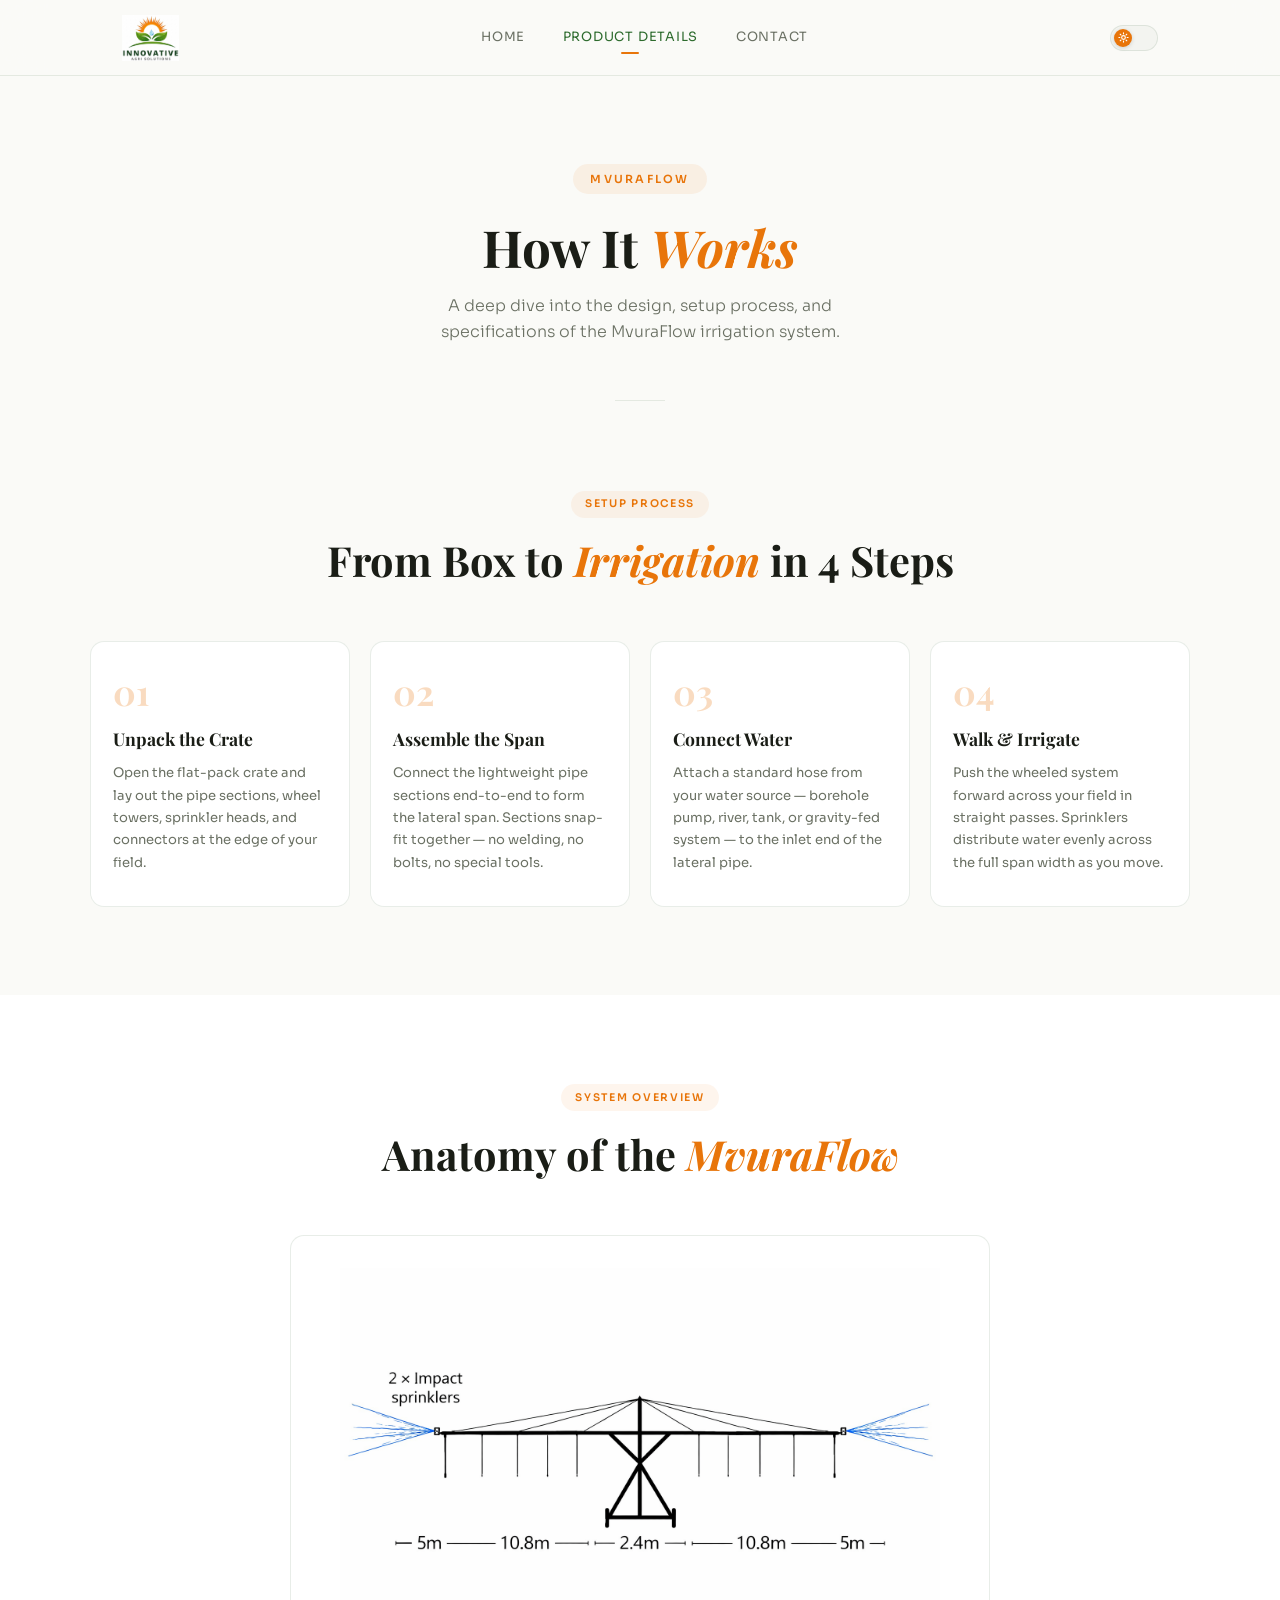
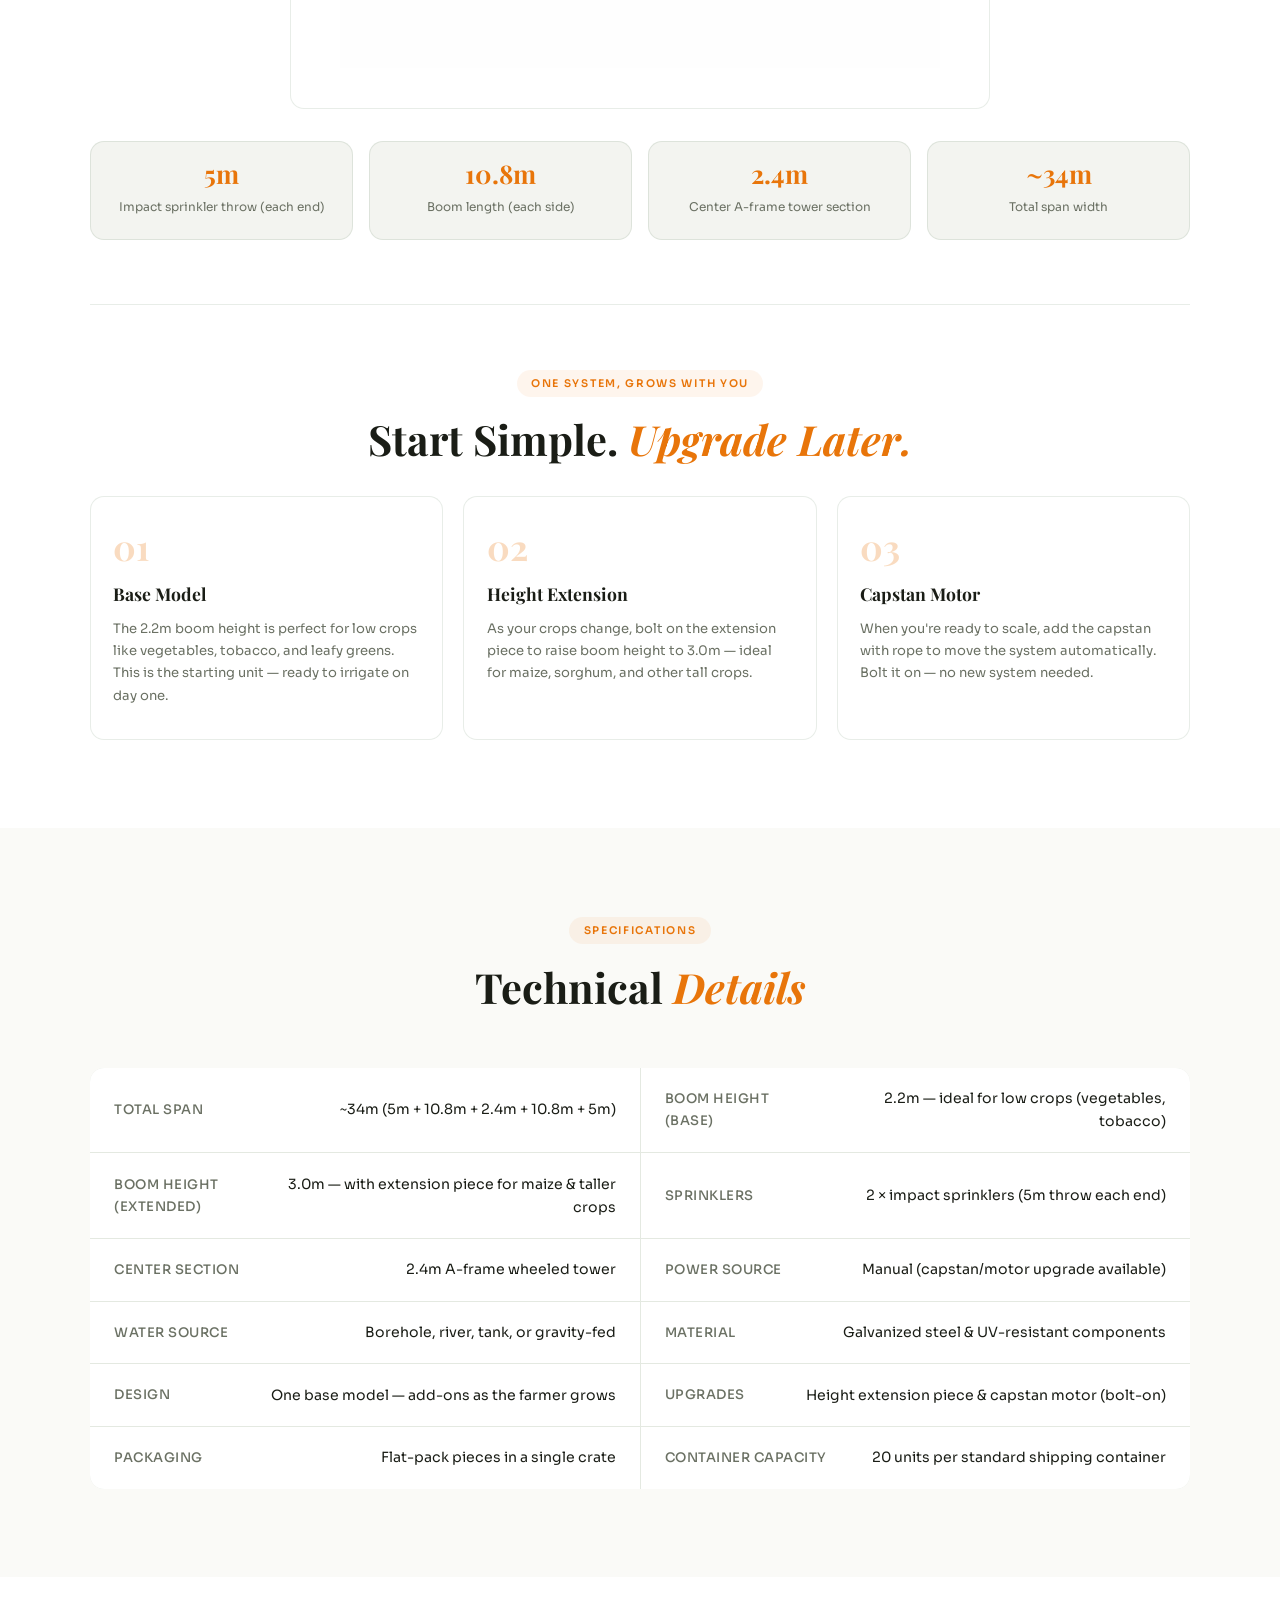
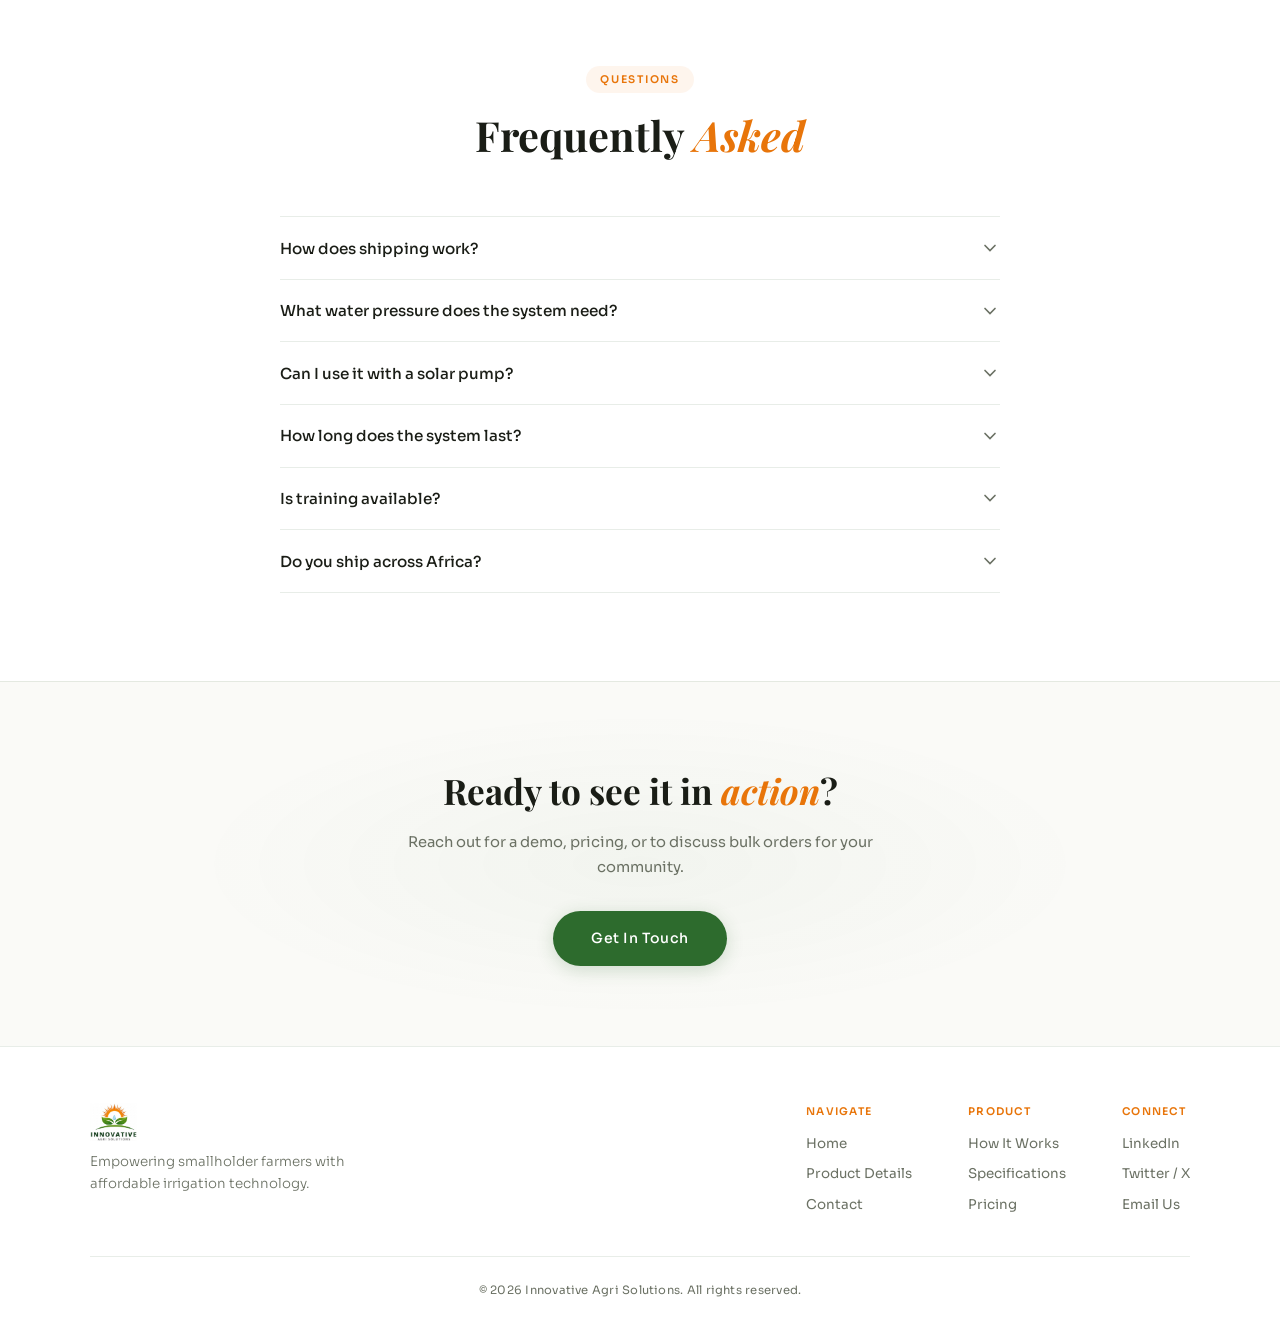
<file: details.html>
<!DOCTYPE html>
<html lang="en">
<head>
  <meta charset="UTF-8" />
  <meta name="viewport" content="width=device-width, initial-scale=1.0" />
  <title>Product Details — MvuraFlow</title>
  <link rel="stylesheet" href="styles.css" />
  <link rel="preconnect" href="https://fonts.googleapis.com" />
  <link rel="preconnect" href="https://fonts.gstatic.com" crossorigin />
  <link href="https://fonts.googleapis.com/css2?family=Playfair+Display:ital,wght@0,500;0,700;1,500&family=Sora:wght@300;400;500;600;700&display=swap" rel="stylesheet" />
</head>
<body>

  <!-- HEADER -->
  <header class="site-header">
    <div class="header-inner">
      <a href="index.html" class="logo">
        <img src="logo.png" alt="Innovative Agri Solutions" class="logo-img" />
      </a>
      <nav class="main-nav" id="mainNav">
        <a href="index.html" class="nav-link">Home</a>
        <a href="details.html" class="nav-link active">Product Details</a>
        <a href="contact.html" class="nav-link">Contact</a>
      </nav>
      <div class="header-right">
        <button class="theme-toggle" id="themeToggle" aria-label="Toggle dark mode" title="Toggle dark/light mode">
        <div class="theme-toggle-knob">
          <svg class="sun-icon" viewBox="0 0 24 24" fill="none" stroke="#fff" stroke-width="2.5" stroke-linecap="round">
            <circle cx="12" cy="12" r="4"/>
            <path d="M12 2v2M12 20v2M4.93 4.93l1.41 1.41M17.66 17.66l1.41 1.41M2 12h2M20 12h2M4.93 19.07l1.41-1.41M17.66 6.34l1.41-1.41"/>
          </svg>
          <svg class="moon-icon" viewBox="0 0 24 24" fill="none" stroke="#fff" stroke-width="2.5" stroke-linecap="round">
            <path d="M21 12.79A9 9 0 1 1 11.21 3 7 7 0 0 0 21 12.79z"/>
          </svg>
        </div>
      </button>

        <button class="menu-toggle" id="menuToggle" aria-label="Toggle menu">
          <span></span><span></span><span></span>
        </button>
      </div>
    </div>
  </header>

  <main class="page-content">

    <!-- PAGE HERO -->
    <section class="page-hero">
      <span class="hero-eyebrow">MvuraFlow</span>
      <h1 class="hero-title">How It <em>Works</em></h1>
      <p class="hero-subtitle">A deep dive into the design, setup process, and specifications of the MvuraFlow irrigation system.</p>
    </section>

    <!-- ═══ HOW IT WORKS ═══ -->
    <section class="section approach-section">
      <div class="section-inner">
        <div class="section-header">
          <span class="section-tag">Setup Process</span>
          <h2>From Box to <em>Irrigation</em> in 4 Steps</h2>
        </div>
        <div class="approach-grid">
          <div class="approach-step">
            <div class="step-number">01</div>
            <h3>Unpack the Crate</h3>
            <p>Open the flat-pack crate and lay out the pipe sections, wheel towers, sprinkler heads, and connectors at the edge of your field.</p>
          </div>
          <div class="approach-step">
            <div class="step-number">02</div>
            <h3>Assemble the Span</h3>
            <p>Connect the lightweight pipe sections end-to-end to form the lateral span. Sections snap-fit together — no welding, no bolts, no special tools.</p>
          </div>
          <div class="approach-step">
            <div class="step-number">03</div>
            <h3>Connect Water</h3>
            <p>Attach a standard hose from your water source — borehole pump, river, tank, or gravity-fed system — to the inlet end of the lateral pipe.</p>
          </div>
          <div class="approach-step">
            <div class="step-number">04</div>
            <h3>Walk & Irrigate</h3>
            <p>Push the wheeled system forward across your field in straight passes. Sprinklers distribute water evenly across the full span width as you move.</p>
          </div>
        </div>
      </div>
    </section>

    <!-- ═══ SYSTEM DIAGRAM ═══ -->
    <section class="section diagram-section">
      <div class="section-inner">
        <div class="section-header">
          <span class="section-tag">System Overview</span>
          <h2>Anatomy of the <em>MvuraFlow</em></h2>
        </div>
        <!-- Actual product diagram -->
        <div class="diagram-wrap">
          <img src="mvuraflow-diagram.png" alt="MvuraFlow lateral pivot technical diagram showing 34m total span with A-frame center tower, two 10.8m booms, and 5m impact sprinklers on each end" class="product-diagram-img" />
        </div>

        <!-- Key dimensions callout -->
        <div class="dimension-callouts">
          <div class="dim-card">
            <span class="dim-value">5m</span>
            <span class="dim-label">Impact sprinkler throw (each end)</span>
          </div>
          <div class="dim-card">
            <span class="dim-value">10.8m</span>
            <span class="dim-label">Boom length (each side)</span>
          </div>
          <div class="dim-card">
            <span class="dim-value">2.4m</span>
            <span class="dim-label">Center A-frame tower section</span>
          </div>
          <div class="dim-card">
            <span class="dim-value">~34m</span>
            <span class="dim-label">Total span width</span>
          </div>
        </div>

        <!-- Grow-with-you model -->
        <div class="grow-model">
          <div class="section-header" style="margin-bottom: 2rem;">
            <span class="section-tag">One System, Grows With You</span>
            <h2>Start Simple. <em>Upgrade Later.</em></h2>
          </div>
          <div class="approach-grid" style="grid-template-columns: repeat(3, 1fr);">
            <div class="approach-step">
              <div class="step-number">01</div>
              <h3>Base Model</h3>
              <p>The 2.2m boom height is perfect for low crops like vegetables, tobacco, and leafy greens. This is the starting unit — ready to irrigate on day one.</p>
            </div>
            <div class="approach-step">
              <div class="step-number">02</div>
              <h3>Height Extension</h3>
              <p>As your crops change, bolt on the extension piece to raise boom height to 3.0m — ideal for maize, sorghum, and other tall crops.</p>
            </div>
            <div class="approach-step">
              <div class="step-number">03</div>
              <h3>Capstan Motor</h3>
              <p>When you're ready to scale, add the capstan with rope to move the system automatically. Bolt it on — no new system needed.</p>
            </div>
          </div>
        </div>
      </div>
    </section>

    <!-- ═══ SPECIFICATIONS ═══ -->
    <section class="section specs-section">
      <div class="section-inner">
        <div class="section-header">
          <span class="section-tag">Specifications</span>
          <h2>Technical <em>Details</em></h2>
        </div>
        <div class="specs-grid">
          <div class="spec-item">
            <span class="spec-label">Total Span</span>
            <span class="spec-value">~34m (5m + 10.8m + 2.4m + 10.8m + 5m)</span>
          </div>
          <div class="spec-item">
            <span class="spec-label">Boom Height (Base)</span>
            <span class="spec-value">2.2m — ideal for low crops (vegetables, tobacco)</span>
          </div>
          <div class="spec-item">
            <span class="spec-label">Boom Height (Extended)</span>
            <span class="spec-value">3.0m — with extension piece for maize &amp; taller crops</span>
          </div>
          <div class="spec-item">
            <span class="spec-label">Sprinklers</span>
            <span class="spec-value">2 × impact sprinklers (5m throw each end)</span>
          </div>
          <div class="spec-item">
            <span class="spec-label">Center Section</span>
            <span class="spec-value">2.4m A-frame wheeled tower</span>
          </div>
          <div class="spec-item">
            <span class="spec-label">Power Source</span>
            <span class="spec-value">Manual (capstan/motor upgrade available)</span>
          </div>
          <div class="spec-item">
            <span class="spec-label">Water Source</span>
            <span class="spec-value">Borehole, river, tank, or gravity-fed</span>
          </div>
          <div class="spec-item">
            <span class="spec-label">Material</span>
            <span class="spec-value">Galvanized steel &amp; UV-resistant components</span>
          </div>
          <div class="spec-item">
            <span class="spec-label">Design</span>
            <span class="spec-value">One base model — add-ons as the farmer grows</span>
          </div>
          <div class="spec-item">
            <span class="spec-label">Upgrades</span>
            <span class="spec-value">Height extension piece &amp; capstan motor (bolt-on)</span>
          </div>
          <div class="spec-item">
            <span class="spec-label">Packaging</span>
            <span class="spec-value">Flat-pack pieces in a single crate</span>
          </div>
          <div class="spec-item">
            <span class="spec-label">Container Capacity</span>
            <span class="spec-value">20 units per standard shipping container</span>
          </div>
        </div>
      </div>
    </section>

    <!-- ═══ FAQ ═══ -->
    <section class="section faq-section">
      <div class="section-inner">
        <div class="section-header">
          <span class="section-tag">Questions</span>
          <h2>Frequently <em>Asked</em></h2>
        </div>
        <div class="faq-list">

          <div class="faq-item">
            <button class="faq-question" aria-expanded="false">
              <span>How does shipping work?</span>
              <svg class="faq-chevron" viewBox="0 0 24 24" width="20" height="20" fill="none" stroke="currentColor" stroke-width="2" stroke-linecap="round"><polyline points="6 9 12 15 18 9"/></svg>
            </button>
            <div class="faq-answer">
              <p>Each MvuraFlow ships as flat-pack pieces inside a single compact crate. 20 units fit into one standard shipping container, which means we can deliver to any port or inland depot across Africa at standard freight rates — no oversized loads, no special trucks, no cranes. This is a major advantage over traditional lateral-move irrigation systems that require expensive heavy-haul logistics.</p>
            </div>
          </div>

          <div class="faq-item">
            <button class="faq-question" aria-expanded="false">
              <span>What water pressure does the system need?</span>
              <svg class="faq-chevron" viewBox="0 0 24 24" width="20" height="20" fill="none" stroke="currentColor" stroke-width="2" stroke-linecap="round"><polyline points="6 9 12 15 18 9"/></svg>
            </button>
            <div class="faq-answer">
              <p>The MvuraFlow works with low-pressure water sources. A standard small pump or gravity-fed tank with at least 1–2 bar of pressure is sufficient. This makes it compatible with the most common water setups found on smallholder farms.</p>
            </div>
          </div>

          <div class="faq-item">
            <button class="faq-question" aria-expanded="false">
              <span>Can I use it with a solar pump?</span>
              <svg class="faq-chevron" viewBox="0 0 24 24" width="20" height="20" fill="none" stroke="currentColor" stroke-width="2" stroke-linecap="round"><polyline points="6 9 12 15 18 9"/></svg>
            </button>
            <div class="faq-answer">
              <p>Absolutely. The MvuraFlow pairs well with solar-powered water pumps. Since the system itself is manually moved, the only powered component is your pump — and solar works perfectly for that.</p>
            </div>
          </div>

          <div class="faq-item">
            <button class="faq-question" aria-expanded="false">
              <span>How long does the system last?</span>
              <svg class="faq-chevron" viewBox="0 0 24 24" width="20" height="20" fill="none" stroke="currentColor" stroke-width="2" stroke-linecap="round"><polyline points="6 9 12 15 18 9"/></svg>
            </button>
            <div class="faq-answer">
              <p>Built with galvanized steel and UV-resistant materials, the MvuraFlow is designed for years of use in harsh conditions. Individual components like nozzles can be replaced cheaply if needed.</p>
            </div>
          </div>

          <div class="faq-item">
            <button class="faq-question" aria-expanded="false">
              <span>Is training available?</span>
              <svg class="faq-chevron" viewBox="0 0 24 24" width="20" height="20" fill="none" stroke="currentColor" stroke-width="2" stroke-linecap="round"><polyline points="6 9 12 15 18 9"/></svg>
            </button>
            <div class="faq-answer">
              <p>Yes. We provide visual setup guides, video tutorials, and can arrange on-site training for cooperatives or bulk orders. The system is designed to be intuitive, but we want every farmer to feel confident using it.</p>
            </div>
          </div>

          <div class="faq-item">
            <button class="faq-question" aria-expanded="false">
              <span>Do you ship across Africa?</span>
              <svg class="faq-chevron" viewBox="0 0 24 24" width="20" height="20" fill="none" stroke="currentColor" stroke-width="2" stroke-linecap="round"><polyline points="6 9 12 15 18 9"/></svg>
            </button>
            <div class="faq-answer">
              <p>We currently distribute across East, West, and Southern Africa through a network of local partners. Contact us for availability in your region — we're expanding rapidly.</p>
            </div>
          </div>

        </div>
      </div>
    </section>

    <!-- ═══ CTA ═══ -->
    <section class="cta-banner">
      <div class="cta-inner">
        <h2>Ready to see it in <em>action</em>?</h2>
        <p>Reach out for a demo, pricing, or to discuss bulk orders for your community.</p>
        <a href="contact.html" class="btn btn-primary btn-lg">Get In Touch</a>
      </div>
    </section>

  </main>

  <!-- FOOTER -->
  <footer class="site-footer">
    <div class="footer-inner">
      <div class="footer-top">
        <div class="footer-brand">
          <a href="index.html" class="logo">
            <img src="logo.png" alt="Innovative Agri Solutions" class="logo-img" style="height:38px" />
          </a>
          <p class="footer-tagline">Empowering smallholder farmers with affordable irrigation technology.</p>
        </div>
        <div class="footer-links">
          <div class="footer-col">
            <h4>Navigate</h4>
            <a href="index.html">Home</a>
            <a href="details.html">Product Details</a>
            <a href="contact.html">Contact</a>
          </div>
          <div class="footer-col">
            <h4>Product</h4>
            <a href="details.html">How It Works</a>
            <a href="details.html">Specifications</a>
            <a href="contact.html">Pricing</a>
          </div>
          <div class="footer-col">
            <h4>Connect</h4>
            <a href="#">LinkedIn</a>
            <a href="#">Twitter / X</a>
            <a href="contact.html">Email Us</a>
          </div>
        </div>
      </div>
      <div class="footer-bottom">
        <span>&copy; 2026 Innovative Agri Solutions. All rights reserved.</span>
      </div>
    </div>
  </footer>

  <script src="script.js"></script>
</body>
</html>
</file>
<file: styles.css>
/* ========================================
   VARIABLES & RESET
   ======================================== */
:root {
  --color-bg:           #fafaf7;
  --color-surface:      #ffffff;
  --color-surface-alt:  #f3f4f0;
  --color-border:       rgba(34, 85, 34, 0.1);
  --color-border-light: rgba(0, 0, 0, 0.05);
  --color-text:         #3a3d35;
  --color-muted:        #6b7164;
  --color-accent:       #2d6b2d;
  --color-accent-light: #3d8c3d;
  --color-accent-hover: #358435;
  --color-accent-glow:  rgba(45, 107, 45, 0.08);
  --color-white:        #1a1d16;
  --color-water:        #4a9fd4;
  --color-water-light:  #5cb8e8;
  --color-earth:        #8b774a;
  --color-earth-light:  #b09a64;
  --color-orange:       #e8750a;
  --color-orange-light: #f5920e;

  --font-display: 'Playfair Display', Georgia, serif;
  --font-body:    'Sora', system-ui, sans-serif;

  --header-height: 76px;
  --container-max: 1100px;
  --radius:        8px;
  --radius-lg:     14px;
  --transition:    0.35s cubic-bezier(0.25, 0.46, 0.45, 0.94);
}

*, *::before, *::after { margin: 0; padding: 0; box-sizing: border-box; }
html { scroll-behavior: smooth; }

/* ── Dark Mode Overrides ── */
[data-theme="dark"] {
  --color-bg:           #0a0d08;
  --color-surface:      #111610;
  --color-surface-alt:  #181e16;
  --color-border:       rgba(107, 130, 60, 0.12);
  --color-border-light: rgba(255, 255, 255, 0.04);
  --color-text:         #cbd3c0;
  --color-muted:        #7a8570;
  --color-accent:       #3d8c3d;
  --color-accent-light: #5aad5a;
  --color-accent-hover: #4a9a4a;
  --color-accent-glow:  rgba(61, 140, 61, 0.12);
  --color-white:        #eef1e8;
  --color-water:        #5cb8e8;
  --color-water-light:  #7acbf0;
  --color-orange:       #f5920e;
  --color-orange-light: #ffab2e;
}

[data-theme="dark"] .site-header {
  background: rgba(10, 13, 8, 0.85);
}

[data-theme="dark"] .logo-img {
  filter: brightness(1.15) drop-shadow(0 0 1px rgba(255,255,255,0.1));
}

[data-theme="dark"] .main-nav.open {
  box-shadow: -10px 0 40px rgba(0,0,0,0.5);
}

[data-theme="dark"] .hero-eyebrow {
  background: rgba(245,146,14,0.12);
}

[data-theme="dark"] .section-tag {
  background: rgba(245,146,14,0.1);
}

[data-theme="dark"] .benefit-card:hover {
  box-shadow: 0 12px 40px rgba(0,0,0,0.3);
}

[data-theme="dark"] .btn-primary {
  box-shadow: 0 4px 18px rgba(61,140,61,0.25);
}
[data-theme="dark"] .btn-primary:hover {
  box-shadow: 0 6px 26px rgba(61,140,61,0.35);
}

[data-theme="dark"] .compare-table td.highlight {
  background: rgba(61,140,61,0.06);
}
[data-theme="dark"] .compare-table tbody tr:hover {
  background: rgba(61,140,61,0.04);
}

[data-theme="dark"] .highlight-card {
  background: rgba(92,184,232,0.07);
  border-color: rgba(92,184,232,0.18);
}

[data-theme="dark"] .cta-banner {
  background: radial-gradient(ellipse 50% 60% at 50% 50%, rgba(92,184,232,0.05) 0%, transparent 70%);
}

[data-theme="dark"] .form-group input,
[data-theme="dark"] .form-group select,
[data-theme="dark"] .form-group textarea {
  background: var(--color-surface-alt);
}

[data-theme="dark"] .form-group input::placeholder,
[data-theme="dark"] .form-group textarea::placeholder {
  color: rgba(122,133,112,0.5);
}

/* ── Theme Toggle Switch ── */
.theme-toggle {
  position: relative;
  width: 48px; height: 26px;
  background: var(--color-surface-alt);
  border: 1.5px solid var(--color-border);
  border-radius: 50px;
  cursor: pointer;
  transition: background var(--transition), border-color var(--transition);
  flex-shrink: 0;
  display: flex; align-items: center;
  padding: 0 3px;
}
.theme-toggle:hover {
  border-color: var(--color-orange);
}

.theme-toggle-knob {
  width: 18px; height: 18px;
  border-radius: 50%;
  background: var(--color-orange);
  transition: transform var(--transition), background var(--transition);
  display: flex; align-items: center; justify-content: center;
  box-shadow: 0 1px 4px rgba(0,0,0,0.15);
}

.theme-toggle-knob svg {
  width: 11px; height: 11px;
  transition: opacity var(--transition);
}

.theme-toggle .sun-icon { display: block; }
.theme-toggle .moon-icon { display: none; }

[data-theme="dark"] .theme-toggle {
  background: var(--color-surface-alt);
}

[data-theme="dark"] .theme-toggle-knob {
  transform: translateX(22px);
  background: var(--color-water);
}

[data-theme="dark"] .theme-toggle .sun-icon { display: none; }
[data-theme="dark"] .theme-toggle .moon-icon { display: block; }

body {
  font-family: var(--font-body);
  background: var(--color-bg);
  color: var(--color-text);
  line-height: 1.65;
  min-height: 100vh;
  display: flex;
  flex-direction: column;
  -webkit-font-smoothing: antialiased;
  transition: background 0.4s ease, color 0.4s ease;
}

a { text-decoration: none; color: inherit; }
em { font-family: var(--font-display); font-style: italic; color: var(--color-orange); }


/* ========================================
   HEADER
   ======================================== */
.site-header {
  position: fixed; top: 0; left: 0; right: 0; z-index: 1000;
  height: var(--header-height);
  background: rgba(250, 250, 247, 0.88);
  backdrop-filter: blur(24px) saturate(1.4);
  -webkit-backdrop-filter: blur(24px) saturate(1.4);
  border-bottom: 1px solid var(--color-border);
  transition: background 0.4s ease, border-color 0.4s ease;
}

.header-inner {
  max-width: var(--container-max);
  margin: 0 auto; padding: 0 2rem;
  height: 100%;
  display: flex; align-items: center; justify-content: space-between;
  gap: 1rem;
}

.header-right {
  display: flex; align-items: center; gap: 0.75rem;
}

.logo {
  display: flex; align-items: center; gap: 0.55rem;
  transition: opacity var(--transition);
}
.logo:hover { opacity: 0.85; }
.logo-icon { flex-shrink: 0; transition: transform var(--transition); }
.logo:hover .logo-icon { transform: scale(1.04); }
.logo-img {
  height: 46px; width: auto; flex-shrink: 0;
  transition: transform var(--transition);
}
.logo:hover .logo-img { transform: scale(1.03); }
.logo-text {
  font-family: var(--font-display); font-size: 1.1rem; font-weight: 500;
  color: var(--color-white); letter-spacing: -0.01em; line-height: 1.2;
}

.main-nav { display: flex; align-items: center; gap: 0.15rem; }
.nav-link {
  position: relative; padding: 0.5rem 1.1rem;
  font-size: 0.8rem; font-weight: 400;
  letter-spacing: 0.06em; text-transform: uppercase;
  color: var(--color-muted); border-radius: var(--radius);
  transition: color var(--transition), background var(--transition);
}
.nav-link:hover { color: var(--color-accent); background: var(--color-accent-glow); }
.nav-link.active { color: var(--color-accent); }
.nav-link.active::after {
  content: ''; position: absolute; bottom: 2px; left: 50%; transform: translateX(-50%);
  width: 18px; height: 2px; background: var(--color-orange); border-radius: 1px;
}

.menu-toggle {
  display: none; flex-direction: column; justify-content: center;
  gap: 5px; background: none; border: none; cursor: pointer;
  padding: 0.5rem; z-index: 1001;
}
.menu-toggle span {
  display: block; width: 22px; height: 2px;
  background: var(--color-text); border-radius: 2px;
  transition: transform var(--transition), opacity var(--transition);
}
.menu-toggle.open span:nth-child(1) { transform: translateY(7px) rotate(45deg); }
.menu-toggle.open span:nth-child(2) { opacity: 0; }
.menu-toggle.open span:nth-child(3) { transform: translateY(-7px) rotate(-45deg); }


/* ========================================
   HERO
   ======================================== */
.page-content { flex: 1; margin-top: var(--header-height); }

.hero {
  position: relative;
  display: flex; flex-direction: column; align-items: center; justify-content: center;
  min-height: calc(100vh - var(--header-height));
  text-align: center; padding: 4rem 2rem 3rem; overflow: hidden;
}

.hero-bg { position: absolute; inset: 0; z-index: 0; pointer-events: none; }

.hero-grain {
  position: absolute; inset: 0;
  background-image: url("data:image/svg+xml,%3Csvg viewBox='0 0 256 256' xmlns='http://www.w3.org/2000/svg'%3E%3Cfilter id='n'%3E%3CfeTurbulence type='fractalNoise' baseFrequency='0.9' numOctaves='4' stitchTiles='stitch'/%3E%3C/filter%3E%3Crect width='100%25' height='100%25' filter='url(%23n)' opacity='0.015'/%3E%3C/svg%3E");
  background-size: 200px;
}

.hero-gradient {
  position: absolute; inset: 0;
  background:
    radial-gradient(ellipse 55% 45% at 50% 35%, rgba(74,159,212,0.06) 0%, transparent 70%),
    radial-gradient(ellipse 50% 50% at 60% 70%, rgba(45,107,45,0.05) 0%, transparent 60%);
}

.hero-field-lines {
  position: absolute; bottom: 0; left: 0; right: 0; height: 45%;
}
.hero-field-lines svg { width: 100%; height: 100%; }

.hero-content { position: relative; z-index: 1; max-width: 680px; }

.hero-eyebrow {
  display: inline-block;
  font-size: 0.7rem; font-weight: 600;
  text-transform: uppercase; letter-spacing: 0.2em;
  color: var(--color-orange);
  background: rgba(232,117,10,0.08);
  padding: 0.35rem 1.1rem; border-radius: 50px;
  margin-bottom: 1.5rem;
  animation: fadeUp 0.6s ease both;
}

.hero-title {
  font-family: var(--font-display);
  font-size: clamp(2.6rem, 6.5vw, 4.5rem);
  font-weight: 700; color: var(--color-white);
  line-height: 1.1; margin-bottom: 1.5rem;
  animation: fadeUp 0.6s 0.08s ease both;
}

.hero-subtitle {
  font-size: 1rem; font-weight: 300;
  color: var(--color-muted); max-width: 520px;
  margin: 0 auto 2.5rem;
  animation: fadeUp 0.6s 0.16s ease both;
}

.hero-actions {
  display: flex; gap: 1rem; justify-content: center; flex-wrap: wrap;
  animation: fadeUp 0.6s 0.24s ease both;
}

/* Pivot illustration */
.hero-pivot-visual {
  position: relative; z-index: 1;
  width: 100%; max-width: 500px;
  margin-top: 2rem;
  animation: fadeUp 0.7s 0.35s ease both;
}
.pivot-illustration { width: 100%; }

/* Spray animation */
.spray { animation: sprayDrip 2.5s ease-in-out infinite; }
.spray.s1 { animation-delay: 0s; }
.spray.s2 { animation-delay: 0.3s; }
.spray.s3 { animation-delay: 0.6s; }
.spray.s4 { animation-delay: 0.9s; }
.spray.s5 { animation-delay: 1.2s; }
.spray.s6 { animation-delay: 1.5s; }
.spray.s7 { animation-delay: 1.8s; }
.spray.s8 { animation-delay: 2.1s; }

@keyframes sprayDrip {
  0%, 100% { opacity: 0.2; transform: translateY(0); }
  50%      { opacity: 0.7; transform: translateY(6px); }
}

/* Scroll hint */
.hero-scroll-hint {
  position: relative; margin-top: 2.5rem;
  display: flex; flex-direction: column; align-items: center; gap: 0.5rem;
  z-index: 1; animation: fadeUp 0.6s 0.5s ease both;
}
.hero-scroll-hint span {
  font-size: 0.6rem; text-transform: uppercase;
  letter-spacing: 0.15em; color: var(--color-muted);
}
.scroll-line {
  width: 1px; height: 36px; background: var(--color-border);
  position: relative; overflow: hidden;
}
.scroll-line::after {
  content: ''; position: absolute; top: -100%; left: 0;
  width: 100%; height: 100%; background: var(--color-water);
  animation: scrollPulse 2s ease-in-out infinite;
}

@keyframes scrollPulse {
  0% { top: -100%; } 50% { top: 100%; } 100% { top: 100%; }
}


/* ========================================
   PAGE HERO — subpages
   ======================================== */
.page-hero {
  text-align: center; padding: 5.5rem 2rem 3.5rem;
  position: relative;
}
.page-hero::after {
  content: ''; position: absolute; bottom: 0; left: 50%;
  transform: translateX(-50%); width: 50px; height: 1px; background: var(--color-border);
}
.page-hero .hero-title {
  font-family: var(--font-display);
  font-size: clamp(2rem, 5vw, 3.2rem);
  font-weight: 700; color: var(--color-white);
  line-height: 1.15; margin-bottom: 1rem;
  animation: fadeUp 0.5s ease both;
}
.page-hero .hero-subtitle {
  max-width: 500px; margin: 0 auto;
  animation: fadeUp 0.5s 0.08s ease both;
}


/* ========================================
   BUTTONS
   ======================================== */
.btn {
  display: inline-flex; align-items: center;
  padding: 0.8rem 2rem; font-family: var(--font-body);
  font-size: 0.84rem; font-weight: 500; letter-spacing: 0.04em;
  border-radius: 50px; cursor: pointer;
  transition: all var(--transition); border: none;
}

.btn-primary {
  background: var(--color-accent); color: #fff;
  box-shadow: 0 4px 18px rgba(45,107,45,0.2);
}
.btn-primary:hover {
  background: var(--color-accent-hover); transform: translateY(-2px);
  box-shadow: 0 6px 26px rgba(45,107,45,0.25);
}

.btn-outline {
  background: transparent; color: var(--color-accent);
  border: 1.5px solid rgba(45,107,45,0.3);
}
.btn-outline:hover {
  background: var(--color-accent-glow); border-color: var(--color-accent);
  transform: translateY(-2px);
}

.btn-lg { padding: 1rem 2.4rem; font-size: 0.88rem; }
.btn-full { width: 100%; justify-content: center; }


/* ========================================
   STATS STRIP
   ======================================== */
.stats-strip {
  border-top: 1px solid var(--color-border);
  border-bottom: 1px solid var(--color-border);
  background: var(--color-surface);
}

.stats-inner {
  max-width: var(--container-max);
  margin: 0 auto;
  display: grid; grid-template-columns: repeat(4, 1fr);
}

.stat {
  display: flex; flex-direction: column; align-items: center;
  padding: 2.5rem 1rem;
  border-right: 1px solid var(--color-border);
}
.stat:last-child { border-right: none; }

.stat-number {
  font-family: var(--font-display); font-size: 2rem; font-weight: 700;
  color: var(--color-orange); line-height: 1; margin-bottom: 0.35rem;
}
.stat-label {
  font-size: 0.72rem; color: var(--color-muted);
  text-transform: uppercase; letter-spacing: 0.08em; text-align: center;
}


/* ========================================
   SECTIONS
   ======================================== */
.section { padding: 5.5rem 2rem; }
.section-inner { max-width: var(--container-max); margin: 0 auto; }
.section-header { text-align: center; margin-bottom: 3.5rem; }

.section-tag {
  display: inline-block;
  font-size: 0.66rem; font-weight: 600;
  text-transform: uppercase; letter-spacing: 0.16em;
  color: var(--color-orange);
  background: rgba(232,117,10,0.07);
  padding: 0.3rem 0.9rem; border-radius: 50px; margin-bottom: 1.1rem;
}

.section-header h2 {
  font-family: var(--font-display);
  font-size: clamp(1.7rem, 3.5vw, 2.6rem);
  font-weight: 700; color: var(--color-white);
  line-height: 1.2; margin-bottom: 0.9rem;
}

.section-header > p {
  font-size: 0.95rem; color: var(--color-muted);
  max-width: 520px; margin: 0 auto; font-weight: 300; line-height: 1.7;
}


/* ========================================
   BENEFITS GRID
   ======================================== */
.benefits-section { background: var(--color-surface); }

.benefits-grid {
  display: grid; grid-template-columns: repeat(3, 1fr); gap: 1.25rem;
}

.benefit-card {
  background: var(--color-surface-alt);
  border: 1px solid var(--color-border); border-radius: var(--radius-lg);
  padding: 2.2rem 1.8rem;
  transition: transform var(--transition), border-color var(--transition), box-shadow var(--transition);
}
.benefit-card:hover {
  transform: translateY(-4px);
  border-color: rgba(45,107,45,0.2);
  box-shadow: 0 12px 40px rgba(0,0,0,0.06);
}

.benefit-icon { margin-bottom: 1.2rem; }

.benefit-card h3 {
  font-family: var(--font-display); font-size: 1.15rem;
  font-weight: 500; color: var(--color-white); margin-bottom: 0.6rem;
}

.benefit-card p {
  font-size: 0.85rem; color: var(--color-muted); line-height: 1.7;
}


/* ========================================
   APPROACH STEPS
   ======================================== */
.approach-grid {
  display: grid; grid-template-columns: repeat(4, 1fr); gap: 1.25rem;
}

.approach-step {
  padding: 2rem 1.4rem;
  background: var(--color-surface); border: 1px solid var(--color-border);
  border-radius: var(--radius-lg);
  transition: border-color var(--transition);
}
.approach-step:hover { border-color: rgba(45,107,45,0.25); }

.step-number {
  font-family: var(--font-display); font-size: 2.2rem; font-weight: 700;
  color: var(--color-orange); opacity: 0.25; line-height: 1; margin-bottom: 0.9rem;
}

.approach-step h3 {
  font-family: var(--font-display); font-size: 1.1rem;
  color: var(--color-white); margin-bottom: 0.6rem;
}

.approach-step p {
  font-size: 0.82rem; color: var(--color-muted); line-height: 1.7;
}


/* ========================================
   SYSTEM DIAGRAM — product image
   ======================================== */
.diagram-section { background: var(--color-surface); }

.diagram-wrap {
  max-width: 700px; margin: 0 auto;
  background: var(--color-surface);
  border: 1px solid var(--color-border);
  border-radius: var(--radius-lg);
  padding: 2rem;
  overflow-x: auto;
  text-align: center;
}

.product-diagram-img {
  width: 100%; max-width: 600px;
  height: auto;
  margin: 0 auto;
}

[data-theme="dark"] .product-diagram-img {
  filter: invert(0.88) hue-rotate(180deg) brightness(1.1);
}

.system-diagram { width: 100%; min-width: 600px; }

/* Dimension callouts */
.dimension-callouts {
  display: grid; grid-template-columns: repeat(4, 1fr);
  gap: 1rem; margin-top: 2rem;
}

.dim-card {
  text-align: center;
  padding: 1.2rem 0.8rem;
  background: var(--color-surface-alt);
  border: 1px solid var(--color-border);
  border-radius: var(--radius-lg);
}

.dim-value {
  display: block;
  font-family: var(--font-display); font-size: 1.6rem; font-weight: 700;
  color: var(--color-orange); line-height: 1; margin-bottom: 0.4rem;
}

.dim-label {
  font-size: 0.75rem; color: var(--color-muted); line-height: 1.4;
}

/* Grow model section */
.grow-model {
  margin-top: 4rem;
  padding-top: 4rem;
  border-top: 1px solid var(--color-border);
}


/* ========================================
   SPECS GRID
   ======================================== */
.specs-grid {
  display: grid; grid-template-columns: repeat(2, 1fr); gap: 1px;
  background: var(--color-border); border-radius: var(--radius-lg);
  overflow: hidden;
}

.spec-item {
  display: flex; justify-content: space-between; align-items: center;
  padding: 1.2rem 1.5rem;
  background: var(--color-surface);
}

.spec-label {
  font-size: 0.82rem; font-weight: 500; color: var(--color-muted);
  text-transform: uppercase; letter-spacing: 0.04em;
}

.spec-value {
  font-size: 0.88rem; color: var(--color-white); font-weight: 400;
  text-align: right;
}


/* ========================================
   SHIPPING SECTION
   ======================================== */
.shipping-section { background: var(--color-surface); }

.shipping-layout {
  display: grid; grid-template-columns: 1fr 1fr;
  gap: 3rem; align-items: center;
}

.shipping-visual { text-align: center; }
.crate-illustration { width: 100%; max-width: 440px; margin: 0 auto; }

.shipping-content h2 {
  font-family: var(--font-display);
  font-size: clamp(1.6rem, 3vw, 2.4rem);
  font-weight: 700; color: var(--color-white);
  line-height: 1.2; margin-bottom: 1rem;
}

.shipping-lead {
  font-size: 0.92rem; color: var(--color-muted);
  line-height: 1.75; margin-bottom: 1.5rem;
}
.shipping-lead strong { color: var(--color-white); font-weight: 600; }

.shipping-features {
  display: flex; flex-direction: column; gap: 0.8rem;
}

.ship-feature {
  display: flex; align-items: center; gap: 0.75rem;
  font-size: 0.88rem; color: var(--color-text);
}

.ship-feature svg { flex-shrink: 0; }


/* ========================================
   COMPARISON TABLE
   ======================================== */
.compare-section { border-top: 1px solid var(--color-border); }

.compare-table-wrap {
  max-width: 820px; margin: 0 auto;
  border-radius: var(--radius-lg);
  overflow: hidden;
  border: 1px solid var(--color-border);
}

.compare-table {
  width: 100%; border-collapse: collapse;
  font-size: 0.88rem;
}

.compare-table thead {
  background: var(--color-surface-alt);
}

.compare-table th {
  padding: 1rem 1.2rem;
  font-size: 0.72rem; font-weight: 600;
  text-transform: uppercase; letter-spacing: 0.1em;
  text-align: left; color: var(--color-muted);
  border-bottom: 1px solid var(--color-border);
}

.compare-table th.compare-mvura { color: var(--color-accent-light); }
.compare-table th.compare-traditional { color: var(--color-muted); }

.compare-table td {
  padding: 0.9rem 1.2rem;
  border-bottom: 1px solid var(--color-border);
  color: var(--color-muted);
  vertical-align: top;
}

.compare-table tr:last-child td { border-bottom: none; }

.compare-table td:first-child {
  font-weight: 500; color: var(--color-text);
  white-space: nowrap;
}

.compare-table td.highlight {
  color: var(--color-accent);
  font-weight: 500;
  background: rgba(45,107,45,0.04);
}

.compare-table tbody tr {
  transition: background var(--transition);
}
.compare-table tbody tr:hover {
  background: rgba(45,107,45,0.03);
}


/* ========================================
   FAQ
   ======================================== */
.faq-section { background: var(--color-surface); }

.faq-list {
  max-width: 720px; margin: 0 auto;
  display: flex; flex-direction: column; gap: 0;
}

.faq-item {
  border-bottom: 1px solid var(--color-border);
}
.faq-item:first-child { border-top: 1px solid var(--color-border); }

.faq-question {
  width: 100%;
  display: flex; justify-content: space-between; align-items: center;
  padding: 1.3rem 0;
  font-family: var(--font-body); font-size: 0.95rem; font-weight: 500;
  color: var(--color-white);
  background: none; border: none; cursor: pointer; text-align: left;
  transition: color var(--transition);
}
.faq-question:hover { color: var(--color-accent-light); }

.faq-chevron {
  flex-shrink: 0; color: var(--color-muted);
  transition: transform var(--transition);
}

.faq-item.open .faq-chevron { transform: rotate(180deg); }

.faq-answer {
  max-height: 0; overflow: hidden;
  transition: max-height 0.4s ease, padding 0.4s ease;
}

.faq-item.open .faq-answer {
  max-height: 300px;
  padding-bottom: 1.2rem;
}

.faq-answer p {
  font-size: 0.88rem; color: var(--color-muted); line-height: 1.8;
}


/* ========================================
   AUDIENCE
   ======================================== */
.audience-features {
  max-width: 680px; margin: 0 auto;
  display: flex; flex-direction: column; gap: 1.25rem;
}

.audience-item {
  display: flex; gap: 1.5rem; align-items: flex-start;
  padding: 1.8rem;
  background: var(--color-surface); border: 1px solid var(--color-border);
  border-radius: var(--radius-lg);
  transition: border-color var(--transition);
}
.audience-item:hover { border-color: rgba(45,107,45,0.2); }

.audience-number {
  font-family: var(--font-display); font-size: 1.8rem; font-weight: 700;
  color: var(--color-accent); opacity: 0.3; line-height: 1; flex-shrink: 0;
  min-width: 40px;
}

.audience-item h4 {
  font-family: var(--font-display); font-size: 1.05rem;
  color: var(--color-white); margin-bottom: 0.35rem;
}

.audience-item p {
  font-size: 0.85rem; color: var(--color-muted); line-height: 1.7;
}


/* ========================================
   CTA BANNER
   ======================================== */
.cta-banner {
  padding: 5rem 2rem; text-align: center;
  background: radial-gradient(ellipse 50% 60% at 50% 50%, rgba(45,107,45,0.04) 0%, transparent 70%);
  border-top: 1px solid var(--color-border);
}
.cta-inner { max-width: 520px; margin: 0 auto; }
.cta-inner h2 {
  font-family: var(--font-display);
  font-size: clamp(1.5rem, 3vw, 2.2rem);
  color: var(--color-white); margin-bottom: 0.65rem;
}
.cta-inner > p { color: var(--color-muted); margin-bottom: 2rem; font-size: 0.92rem; }


/* ========================================
   CONTACT
   ======================================== */
.contact-grid {
  display: grid; grid-template-columns: 1.25fr 0.75fr;
  gap: 2.5rem; align-items: start;
}

.contact-form-wrap { position: relative; }

.contact-form {
  display: flex; flex-direction: column; gap: 1.1rem;
}

.form-row { display: grid; grid-template-columns: 1fr 1fr; gap: 1rem; }

.form-group { display: flex; flex-direction: column; gap: 0.35rem; }
.form-group label {
  font-size: 0.72rem; font-weight: 500;
  text-transform: uppercase; letter-spacing: 0.08em; color: var(--color-muted);
}

.form-group input,
.form-group select,
.form-group textarea {
  width: 100%; padding: 0.8rem 1rem;
  font-family: var(--font-body); font-size: 0.88rem; color: var(--color-text);
  background: var(--color-surface-alt);
  border: 1px solid var(--color-border); border-radius: var(--radius);
  outline: none;
  transition: border-color var(--transition), box-shadow var(--transition);
}
.form-group input:focus,
.form-group select:focus,
.form-group textarea:focus {
  border-color: var(--color-accent);
  box-shadow: 0 0 0 3px var(--color-accent-glow);
}
.form-group input::placeholder,
.form-group textarea::placeholder { color: rgba(110,122,96,0.45); }
.form-group select { cursor: pointer; }
.form-group select option { background: var(--color-surface); }
.form-group textarea { resize: vertical; min-height: 110px; }

.form-success {
  display: none; text-align: center; padding: 3rem 2rem;
}
.form-success.show { display: block; }
.form-success.show ~ .contact-form,
.contact-form.hidden { display: none; }
.form-success svg { margin-bottom: 1rem; }
.form-success h3 {
  font-family: var(--font-display); font-size: 1.4rem;
  color: var(--color-white); margin-bottom: 0.5rem;
}
.form-success p { color: var(--color-muted); }

.contact-info {
  display: flex; flex-direction: column; gap: 1rem;
}

.info-card {
  display: flex; gap: 0.9rem; align-items: flex-start;
  padding: 1.1rem 1.3rem;
  background: var(--color-surface); border: 1px solid var(--color-border);
  border-radius: var(--radius-lg);
  transition: border-color var(--transition);
}
.info-card:hover { border-color: rgba(45,107,45,0.2); }

.highlight-card {
  flex-direction: column; gap: 0.4rem;
  background: rgba(74,159,212,0.06);
  border-color: rgba(74,159,212,0.15);
}
.highlight-card h4 { color: var(--color-water-light); font-size: 0.9rem; font-weight: 600; }
.highlight-card p { font-size: 0.84rem; color: var(--color-muted); line-height: 1.6; }

.info-icon {
  flex-shrink: 0; width: 40px; height: 40px;
  display: flex; align-items: center; justify-content: center;
  background: var(--color-accent-glow); border-radius: 10px;
}

.info-card h4 { font-size: 0.82rem; font-weight: 600; color: var(--color-white); margin-bottom: 0.15rem; }
.info-card p { font-size: 0.82rem; color: var(--color-muted); line-height: 1.5; }


/* ========================================
   FOOTER
   ======================================== */
.site-footer {
  background: var(--color-surface);
  border-top: 1px solid var(--color-border);
  padding: 3.5rem 2rem 1.5rem; margin-top: auto;
}
.footer-inner { max-width: var(--container-max); margin: 0 auto; }

.footer-top {
  display: flex; justify-content: space-between; gap: 3rem;
  padding-bottom: 2.5rem; border-bottom: 1px solid var(--color-border);
}
.footer-brand { max-width: 300px; }
.footer-brand .logo { margin-bottom: 0.65rem; }
.footer-tagline { font-size: 0.84rem; color: var(--color-muted); font-weight: 300; line-height: 1.6; }

.footer-links { display: flex; gap: 3.5rem; }
.footer-col { display: flex; flex-direction: column; gap: 0.5rem; }
.footer-col h4 {
  font-size: 0.66rem; font-weight: 600;
  text-transform: uppercase; letter-spacing: 0.12em;
  color: var(--color-orange); margin-bottom: 0.3rem;
}
.footer-col a {
  font-size: 0.84rem; color: var(--color-muted);
  transition: color var(--transition), padding-left var(--transition);
}
.footer-col a:hover { color: var(--color-white); padding-left: 3px; }

.footer-bottom {
  display: flex; justify-content: center;
  padding-top: 1.5rem; font-size: 0.72rem;
  color: var(--color-muted); letter-spacing: 0.02em;
}


/* ========================================
   ANIMATIONS
   ======================================== */
@keyframes fadeUp {
  from { opacity: 0; transform: translateY(18px); }
  to   { opacity: 1; transform: translateY(0); }
}

.in-view { opacity: 1 !important; transform: translateY(0) !important; }


/* ========================================
   RESPONSIVE
   ======================================== */
@media (max-width: 900px) {
  .benefits-grid { grid-template-columns: repeat(2, 1fr); }
  .approach-grid { grid-template-columns: repeat(2, 1fr) !important; }
  .specs-grid { grid-template-columns: 1fr; }
  .contact-grid { grid-template-columns: 1fr; }
  .footer-top { flex-direction: column; }
  .footer-links { gap: 2.5rem; }
  .shipping-layout { grid-template-columns: 1fr; }
  .shipping-visual { order: 2; }
  .shipping-content { order: 1; }
  .compare-table { font-size: 0.82rem; }
  .compare-table th, .compare-table td { padding: 0.75rem 0.9rem; }
  .dimension-callouts { grid-template-columns: repeat(2, 1fr); }
}

@media (max-width: 768px) {
  .menu-toggle { display: flex; }
  .main-nav {
    position: fixed; top: 0; right: 0;
    width: 280px; height: 100vh;
    background: var(--color-surface);
    border-left: 1px solid var(--color-border);
    flex-direction: column; align-items: flex-start;
    padding: calc(var(--header-height) + 2rem) 2rem 2rem;
    gap: 0.5rem; transform: translateX(100%);
    transition: transform var(--transition);
    box-shadow: -10px 0 40px rgba(0,0,0,0.08);
  }
  .main-nav.open { transform: translateX(0); }
  .nav-link {
    font-size: 0.92rem; padding: 0.75rem 0;
    width: 100%; border-bottom: 1px solid var(--color-border); border-radius: 0;
  }
  .nav-link.active::after { display: none; }

  .stats-inner { grid-template-columns: repeat(2, 1fr); }
  .stat { border-right: none; }
  .stat:nth-child(odd) { border-right: 1px solid var(--color-border); }
  .stat:nth-child(-n+2) { border-bottom: 1px solid var(--color-border); }

  .benefits-grid { grid-template-columns: 1fr; }
  .approach-grid { grid-template-columns: 1fr; }
  .form-row { grid-template-columns: 1fr; }
  .footer-links { flex-wrap: wrap; gap: 2rem; }
}

@media (max-width: 480px) {
  .hero-title { font-size: 2rem; }
  .hero-actions { flex-direction: column; align-items: center; }
  .btn { width: 100%; justify-content: center; }
  .stats-inner { grid-template-columns: 1fr; }
  .stat { border-right: none !important; border-bottom: 1px solid var(--color-border); }
  .stat:last-child { border-bottom: none; }
  .spec-item { flex-direction: column; gap: 0.25rem; align-items: flex-start; }
  .spec-value { text-align: left; }
}
</file>
